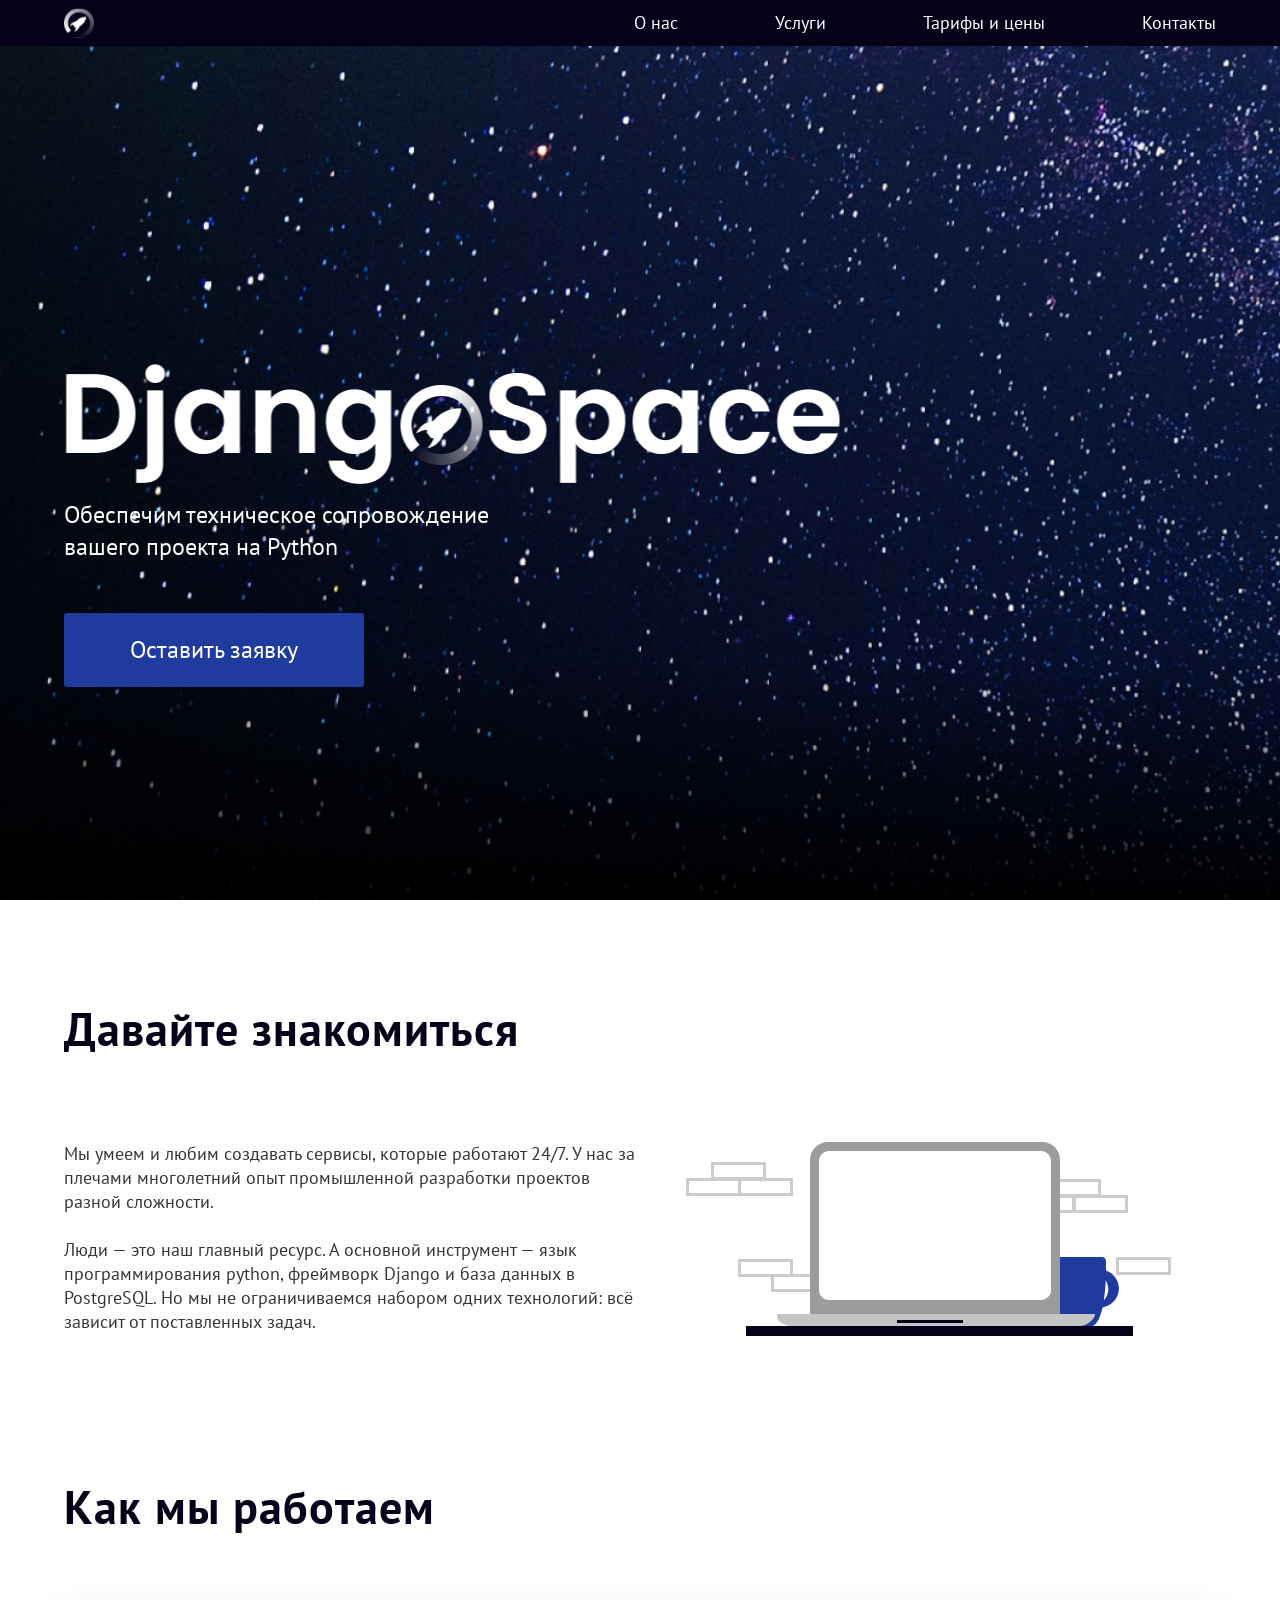
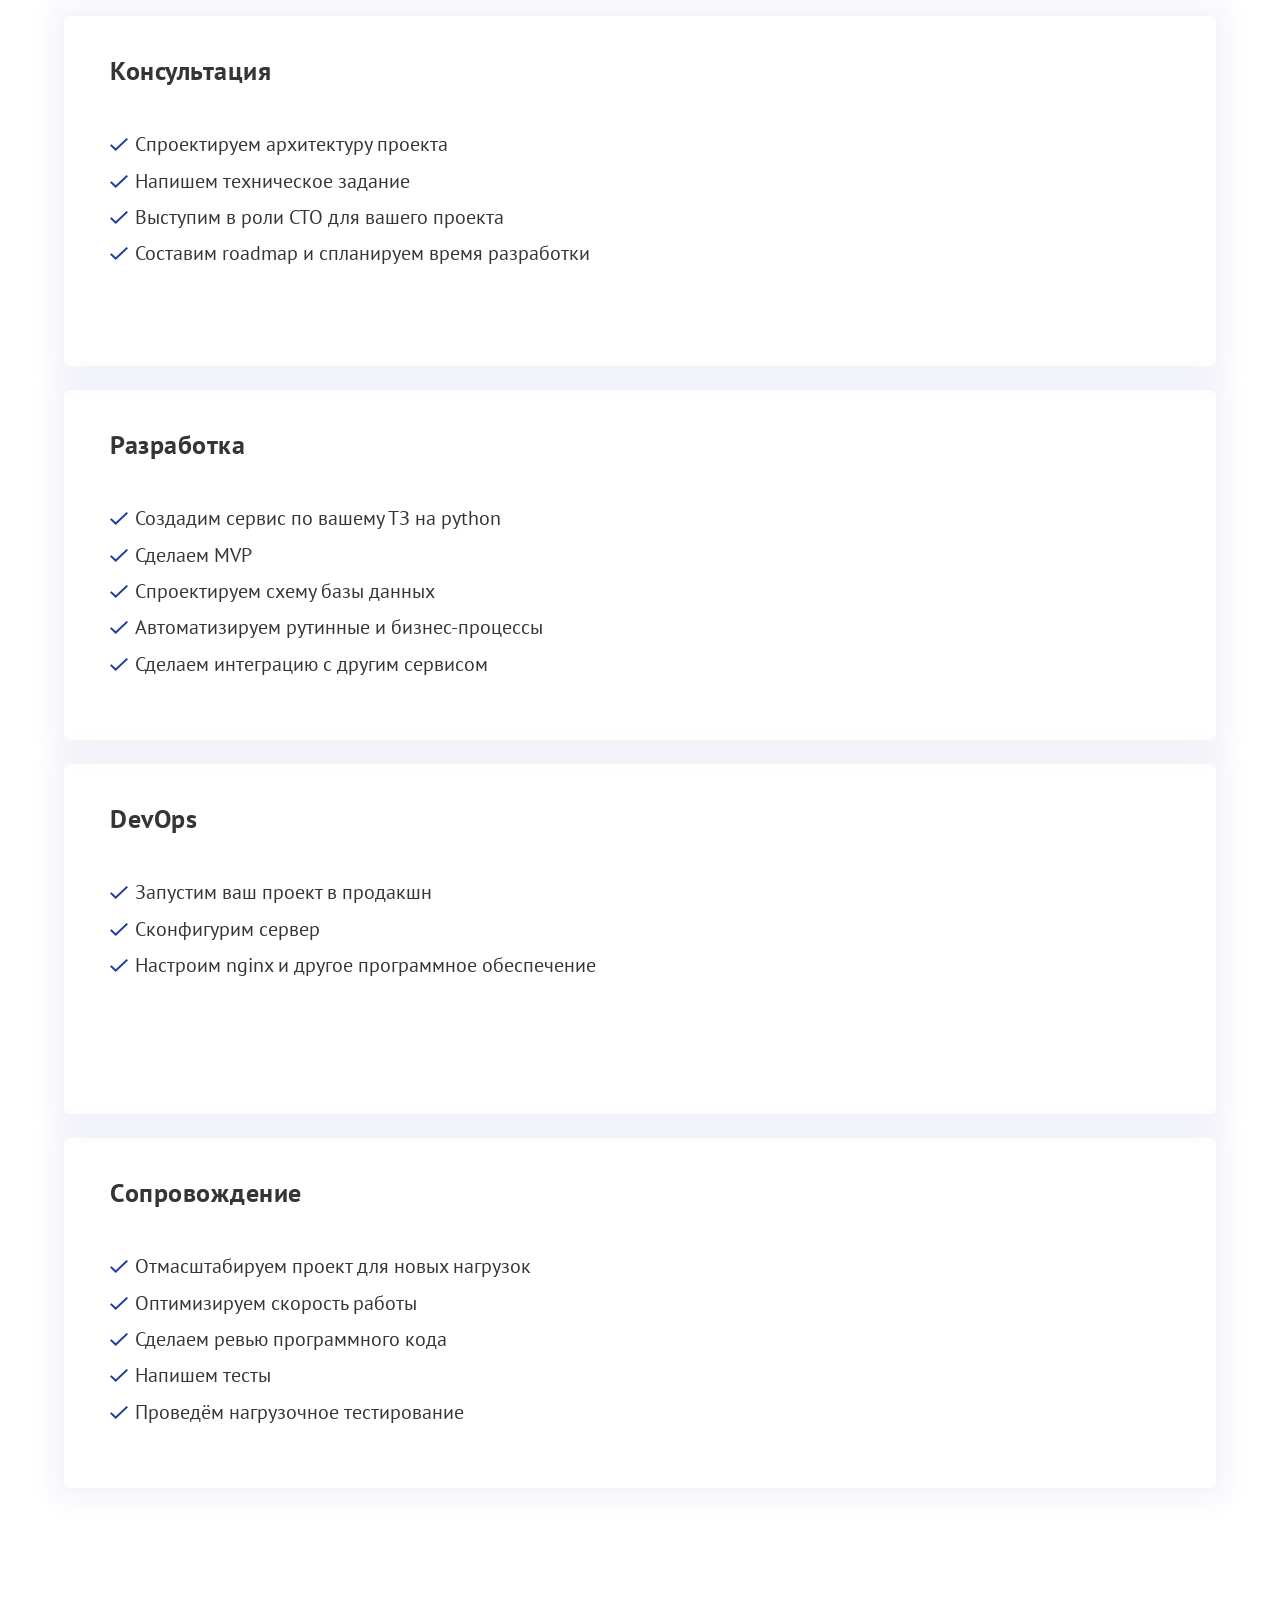
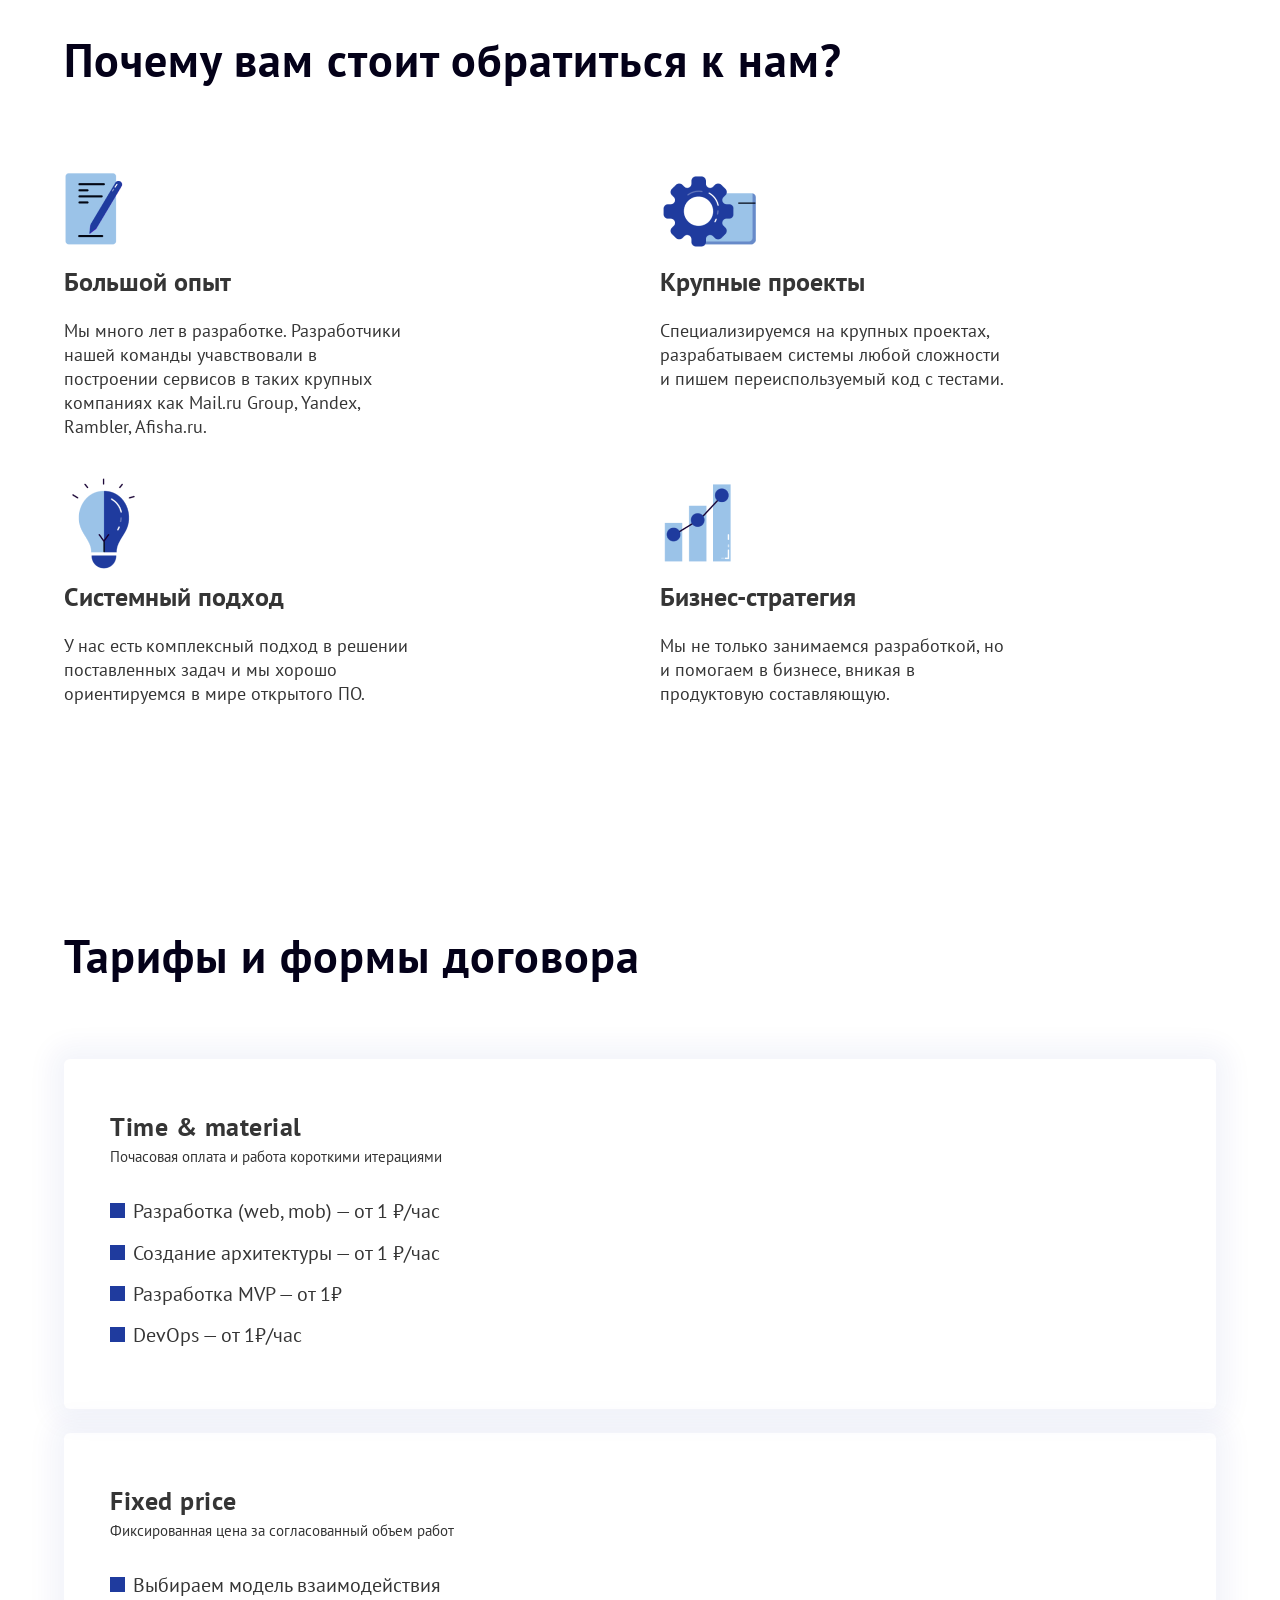
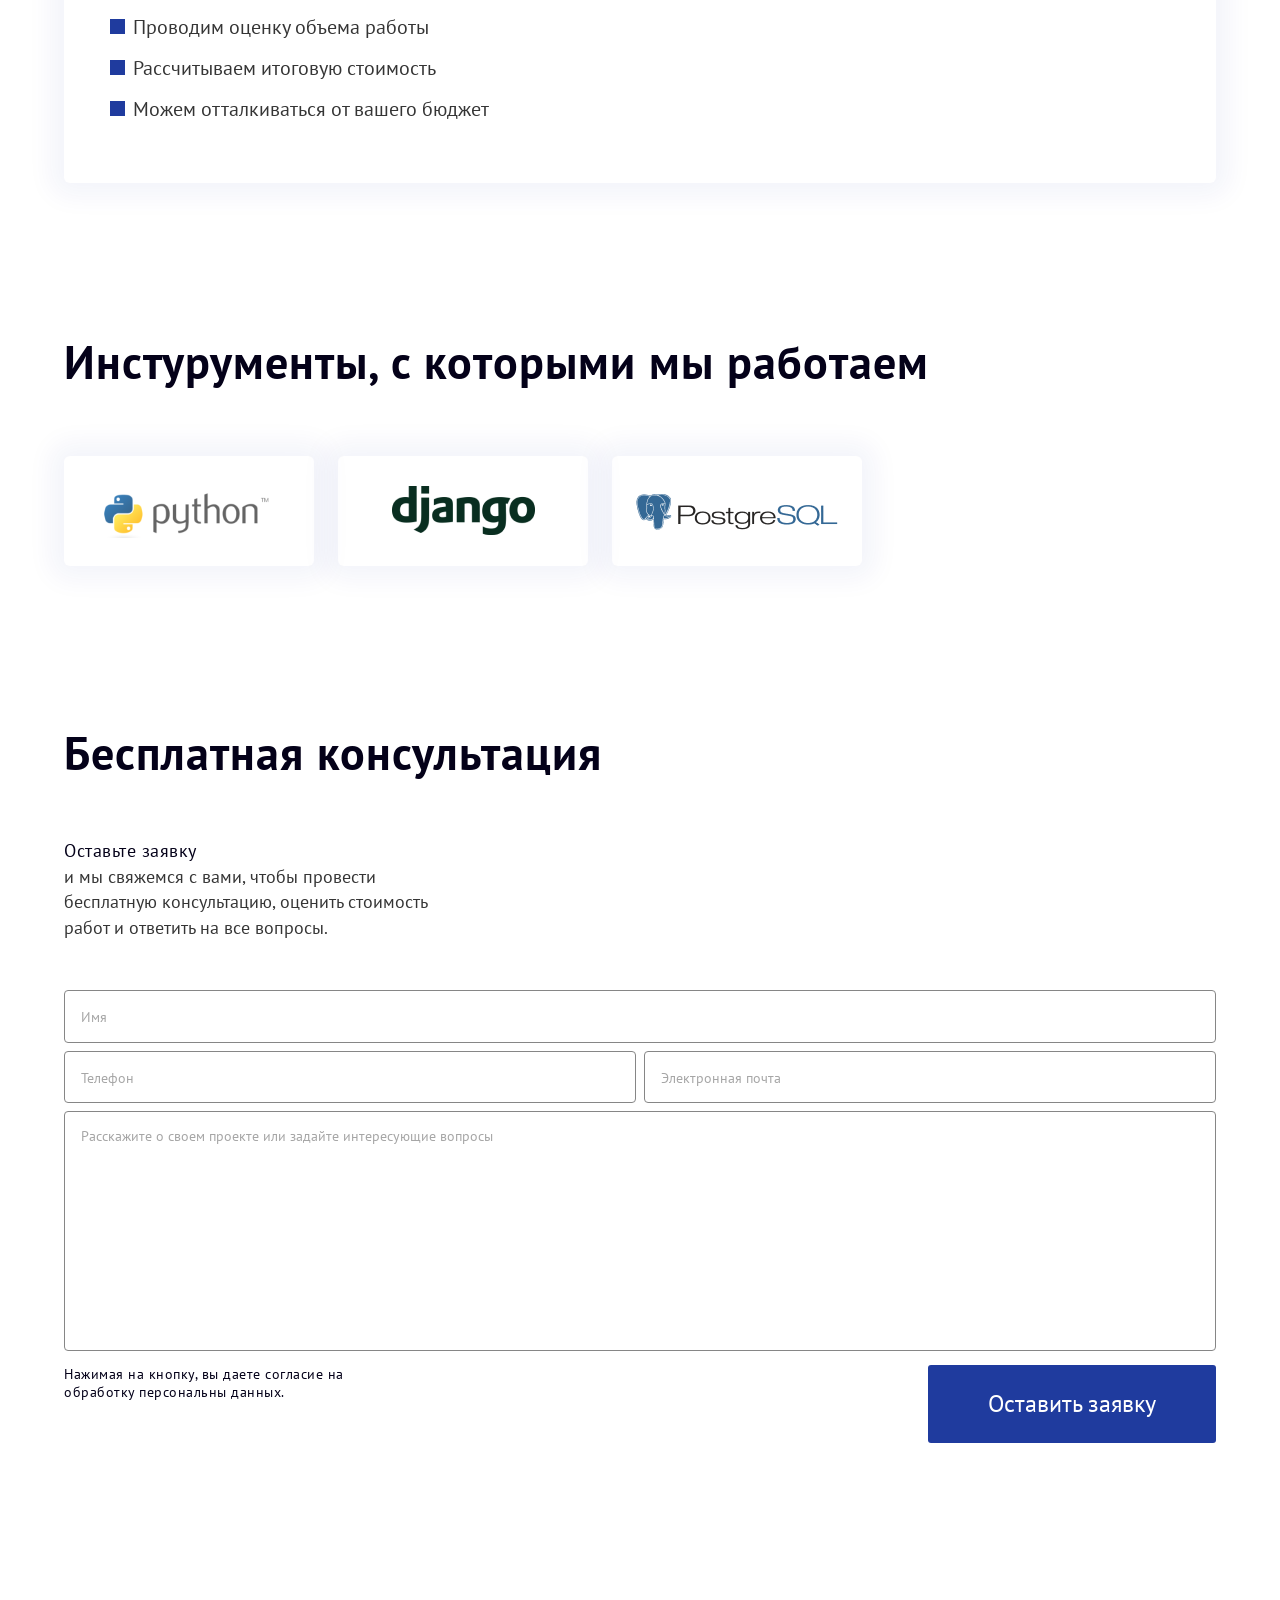
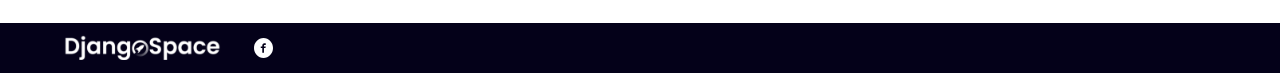
<file: index.html>
<!doctype html>
<html lang="en">
<head>
  <meta charset="UTF-8">
  <meta name="viewport"
        content="width=device-width, initial-scale=1.0">
  <meta http-equiv="X-UA-Compatible" content="ie=edge">
  <title>Document</title>
  <link rel="stylesheet" href="css/main.css">
</head>

<body>
<header class="header" id="header">
  <div class="header__container container">
    <a class="header__logo" href="#">
      <img class="header__svg" src="./img/svg/logo.svg" alt="Логотип">
    </a>
    <div class="header__nav">
      <nav class="navigation">
        <ul class="navigation__list">
          <li class="navigation__item">
            <a href="#a_welcome" class="navigation__link">О нас</a>
          </li>
          <li class="navigation__item">
            <a href="#a_how" class="navigation__link">Услуги</a>
          </li>
          <li class="navigation__item">
            <a href="#a_tariffs" class="navigation__link">Тарифы и цены</a>
          </li>
          <li class="navigation__item">
            <a href="#a_consultation" class="navigation__link">Контакты</a>
          </li>
        </ul>
      </nav>
    </div>
  </div>

</header>

<div class="hamburger">
  <div class="hamburger__icon">
    <span></span>
    <span></span>
    <span></span>
  </div>
  <nav class="hamburger__navigation">
    <ul class="hamburger__list">
      <li class="hamburger__item">
        <a href="#a_welcome" class="hamburger__link">О нас</a>
      </li>
      <li class="hamburger__item">
        <a href="#a_how" class="hamburger__link">Услуги</a>
      </li>
      <li class="hamburger__item">
        <a href="#a_tariffs" class="hamburger__link">Тарифы и цены</a>
      </li>
      <li class="hamburger__item">
        <a href="#a_consultation" class="hamburger__link">Контакты</a>
      </li>
    </ul>
  </nav>
</div>

<main class="main">
  <article class="front">
    <div class="front-container container">
      <div class="front__logo">
        <img class="front__img" src="./img/svg/nameLogo.svg" alt="Стилизованное имя компании">
      </div>
      <h1>Обеспечим техническое сопровождение вашего проекта на Python</h1>
      <div class="front__btn-wrap">
        <div class="front__btn btn">Оставить заявку</div>
      </div>
    </div>
  </article>

  <article class="welcome" id="a_welcome">
    <div class="welcome-container container">
      <h2 class="welcome__title title">Давайте знакомиться</h2>
      <div class="welcome__columns">
        <div class="welcome__columns-left">
          <p>
            Мы умеем и любим создавать сервисы, которые работают 24/7.
            У нас за плечами многолетний опыт промышленной разработки проектов разной сложности.
          </p>
          <p>
            Люди — это наш главный ресурс. А основной инструмент — язык программирования python, фреймворк Django и база
            данных
            в PostgreSQL. Но мы не ограничиваемся набором одних технологий:
            всё зависит от поставленных задач.
          </p>
        </div>
        <div class="welcome__columns-right">
          <picture>
            <source media="(min-width: 1020px)" srcset="./img/svg/notebook.svg">
            <img class="welcome__svg" src="" alt="Картинка секции">
          </picture>
        </div>
      </div>
    </div>
  </article>

  <article class="how" id="a_how">
    <div class="how-container container">
      <h2 class="how__title title">Как мы работаем</h2>
      <ul class="how__unit-list">
        <li class="how__unit-item">
          <div class="how__unit-wrap">
            <h3>Консультация</h3>
            <ul class="how__list">
              <li class="how__item">Спроектируем архитектуру проекта</li>
              <li class="how__item">Напишем техническое задание</li>
              <li class="how__item">Выступим в роли CTO для вашего проекта</li>
              <li class="how__item">Составим roadmap и спланируем время разработки</li>
            </ul>
          </div>
        </li>
        <li class="how__unit-item">
          <div class="how__unit-wrap">
            <h3>Разработка</h3>
            <ul class="how__list">
              <li class="how__item">Создадим сервис по вашему ТЗ на python</li>
              <li class="how__item">Сделаем MVP</li>
              <li class="how__item">Спроектируем схему базы данных</li>
              <li class="how__item">Автоматизируем рутинные и бизнес-процессы</li>
              <li class="how__item">Сделаем интеграцию с другим сервисом</li>
            </ul>
          </div>
        </li>
        <li class="how__unit-item">
          <div class="how__unit-wrap">
            <h3>DevOps</h3>
            <ul class="how__list">
              <li class="how__item">Запустим ваш проект в продакшн</li>
              <li class="how__item">Сконфигурим сервер</li>
              <li class="how__item">Настроим nginx и другое программное обеспечение</li>
            </ul>
          </div>
        </li>
        <li class="how__unit-item">
          <div class="how__unit-wrap">
            <h3>Сопровождение</h3>
            <ul class="how__list">
              <li class="how__item">Отмасштабируем проект для новых нагрузок</li>
              <li class="how__item">Оптимизируем скорость работы</li>
              <li class="how__item">Сделаем ревью программного кода</li>
              <li class="how__item">Напишем тесты</li>
              <li class="how__item">Проведём нагрузочное тестирование</li>
            </ul>
          </div>
        </li>
      </ul>
    </div>
  </article>

  <article class="why" id="a_why">
    <div class="why-container container">
      <div class="why__title title"></div>
      <ul class="why__list">
        <li class="why__item">
          <div class="why__logo">
            <img src="./img/icons/why1.png" alt="Описывающая картинка" class="why__img">
          </div>
          <h3>Большой опыт</h3>
          <p>Мы много лет в разработке.
            Разработчики нашей команды учавствовали в построении сервисов в таких крупных компаниях как Mail.ru Group,
            Yandex, Rambler, Afisha.ru.
          </p>
        </li>
        <li class="why__item">
          <div class="why__logo">
            <img src="./img/icons/why2.png" alt="Описывающая картинка" class="why__img">
          </div>
          <h3>Крупные проекты</h3>
          <p>Cпециализируемся
            на крупных проектах, разрабатываем системы любой сложности и пишем переиспользуемый
            код с тестами.</p>
        </li>
        <li class="why__item">
          <div class="why__logo">
            <img src="./img/icons/why3.png" alt="Описывающая картинка" class="why__img">
          </div>
          <h3>Системный подход</h3>
          <p>У нас есть комплексный подход в решении поставленных задач и мы хорошо ориентируемся
            в мире открытого ПО.</p>
        </li>
        <li class="why__item">
          <div class="why__logo">
            <img src="./img/icons/why4.png" alt="Описывающая картинка" class="why__img">
          </div>
          <h3>Бизнес-стратегия</h3>
          <p>Мы не только занимаемся разработкой, но и помогаем
            в бизнесе, вникая
            в продуктовую составляющую.</p>
        </li>
      </ul>
    </div>
  </article>

  <article class="tariffs" id="a_tariffs">
    <div class="tariffs-container container">
      <h2 class="tariffs__title title">Тарифы и формы договора</h2>
      <ul class="tariffs__unit-list">
        <li class="tariffs__unit-item">
          <div class="tariffs__unit-wrap">
            <h3>Time & material</h3>
            <p>Почасовая оплата и работа короткими итерациями</p>
            <ul class="tariffs__list">
              <li class="tariffs__item">Разработка (web, mob) — от 1 ₽/час</li>
              <li class="tariffs__item">Создание архитектуры — от 1 ₽/час</li>
              <li class="tariffs__item">Разработка MVP — от 1₽</li>
              <li class="tariffs__item">DevOps — от 1₽/час</li>
            </ul>
          </div>
        </li>
        <li class="tariffs__unit-item">
          <div class="tariffs__unit-wrap">
            <h3>Fixed price</h3>
            <p>Фиксированная цена за согласованный объем работ</p>
            <ul class="tariffs__list">
              <li class="tariffs__item">Выбираем модель взаимодействия</li>
              <li class="tariffs__item">Проводим оценку объема работы</li>
              <li class="tariffs__item">Рассчитываем итоговую стоимость</li>
              <li class="tariffs__item">Можем отталкиваться от вашего бюджет</li>
            </ul>
          </div>
        </li>
      </ul>
    </div>
  </article>

  <article class="tools">
    <div class="tools-container container">
      <h2 class="tools__title title">Инстурументы, с которыми мы работаем</h2>
      <ul class="tools__list">
        <li class="tools__item">
          <img src="./img/svg/python.svg" alt="Описывающая картинка" class="tools__img">
        </li>
        <li class="tools__item">
          <img src="./img/icons/django.png" alt="Описывающая картинка" class="tools__img">
        </li>
        <li class="tools__item">
          <img src="./img/icons/kisspng.png" alt="Описывающая картинка" class="tools__img">
        </li>
      </ul>
    </div>
  </article>

  <article class="consultation" id="a_consultation">
    <div class="consultation-container container">
      <h2 class="consultation__title title">Бесплатная консультация</h2>
      <div class="consultation__columns">
        <div class="consultation__left">
          <form action="#" class="form">
            <div class="form__row">
              <div class="form__wrap">
                <input type="text" class="form__input _req _name" placeholder="Имя" name="name">
                <div class="form__decorate">
                  <span></span>
                  <span></span>
                </div>
              </div>
            </div>
            <div class="form__row">
              <div class="form__wrap">
                <input type="text" class="form__input _req _tel" placeholder="Телефон" name="tel">
                <div class="form__decorate">
                  <span></span>
                  <span></span>
                </div>
              </div>
              <div class="form__wrap">
                <input type="text" class="form__input _req _email" placeholder="Электронная почта" name="email">
                <div class="form__decorate">
                  <span></span>
                  <span></span>
                </div>
              </div>
            </div>
            <div class="form__row">
              <div class="form__wrap">
                <textarea class="form__input _req _text form__input--textarea"
                          placeholder="Расскажите о своем проекте или задайте интересующие вопросы"
                          name="text"></textarea>
                <div class="form__decorate">
                  <span></span>
                  <span></span>
                </div>
              </div>
            </div>
            <div class="form__row">
              <h3>Нажимая на кнопку, вы даете согласие на обработку персональны данных.</h3>
              <button class="form__btn btn" type="submit">Оставить заявку</button>
            </div>
          </form>
        </div>
        <div class="consultation__right">
          <h3>Оставьте заявку </h3>
          <p>и мы свяжемся с вами, чтобы провести бесплатную консультацию,
            оценить стоимость работ и ответить
            на все вопросы.</p>
        </div>
      </div>
    </div>
  </article>
</main>

<footer class="footer">
  <div class="footer__container container">
    <a class="footer__name" href="#">
      <img class="footer__svg" src="./img/svg/nameLogo.svg" alt="Стилизованное имя компании">
    </a>
    <a class="footer__facebook" href="#">
      <img class="footer__svg" src="./img/svg/book.svg" alt="Лого Facebook">
    </a>
  </div>
</footer>

<div class="popup">
  <form action="#" class="popup__form">
    <div class="popup__wrap">
      <div class="popup__row">
        <img class="popup__svg" src="./img/svg/nameLogo.svg" alt="Стилизованное имя компании">
      </div>
      <div class="popup__row">
        <div class="popup__title">Оставте ваш номер телефона <br>и мы свяжемся с вами</div>
      </div>
      <div class="popup__row">
        <input type="text" class="popup__input _name" placeholder="Имя" name="name">
      </div>
      <div class="popup__row">
        <input type="text" class="popup__input _tel" placeholder="Телефон(обязательно)" name="tel">
      </div>
      <div class="popup__row">
        <button class="popup__btn btn" type="submit">Отправить</button>
      </div>
    </div>
    <div class="popup__close">
      <span></span>
      <span></span>
    </div>
  </form>
</div>

<div class="popupAnswer">
  <div class="popupAnswer__wrap">
    <div class="popupAnswer__title"></div>
  </div>
</div>

<script src="libs/jquery-3.6.0.min.js"></script>
<script src="libs/jquery.maskedinput.min.js"></script>
<script src="index.js"></script>

</body>
</html>
</file>
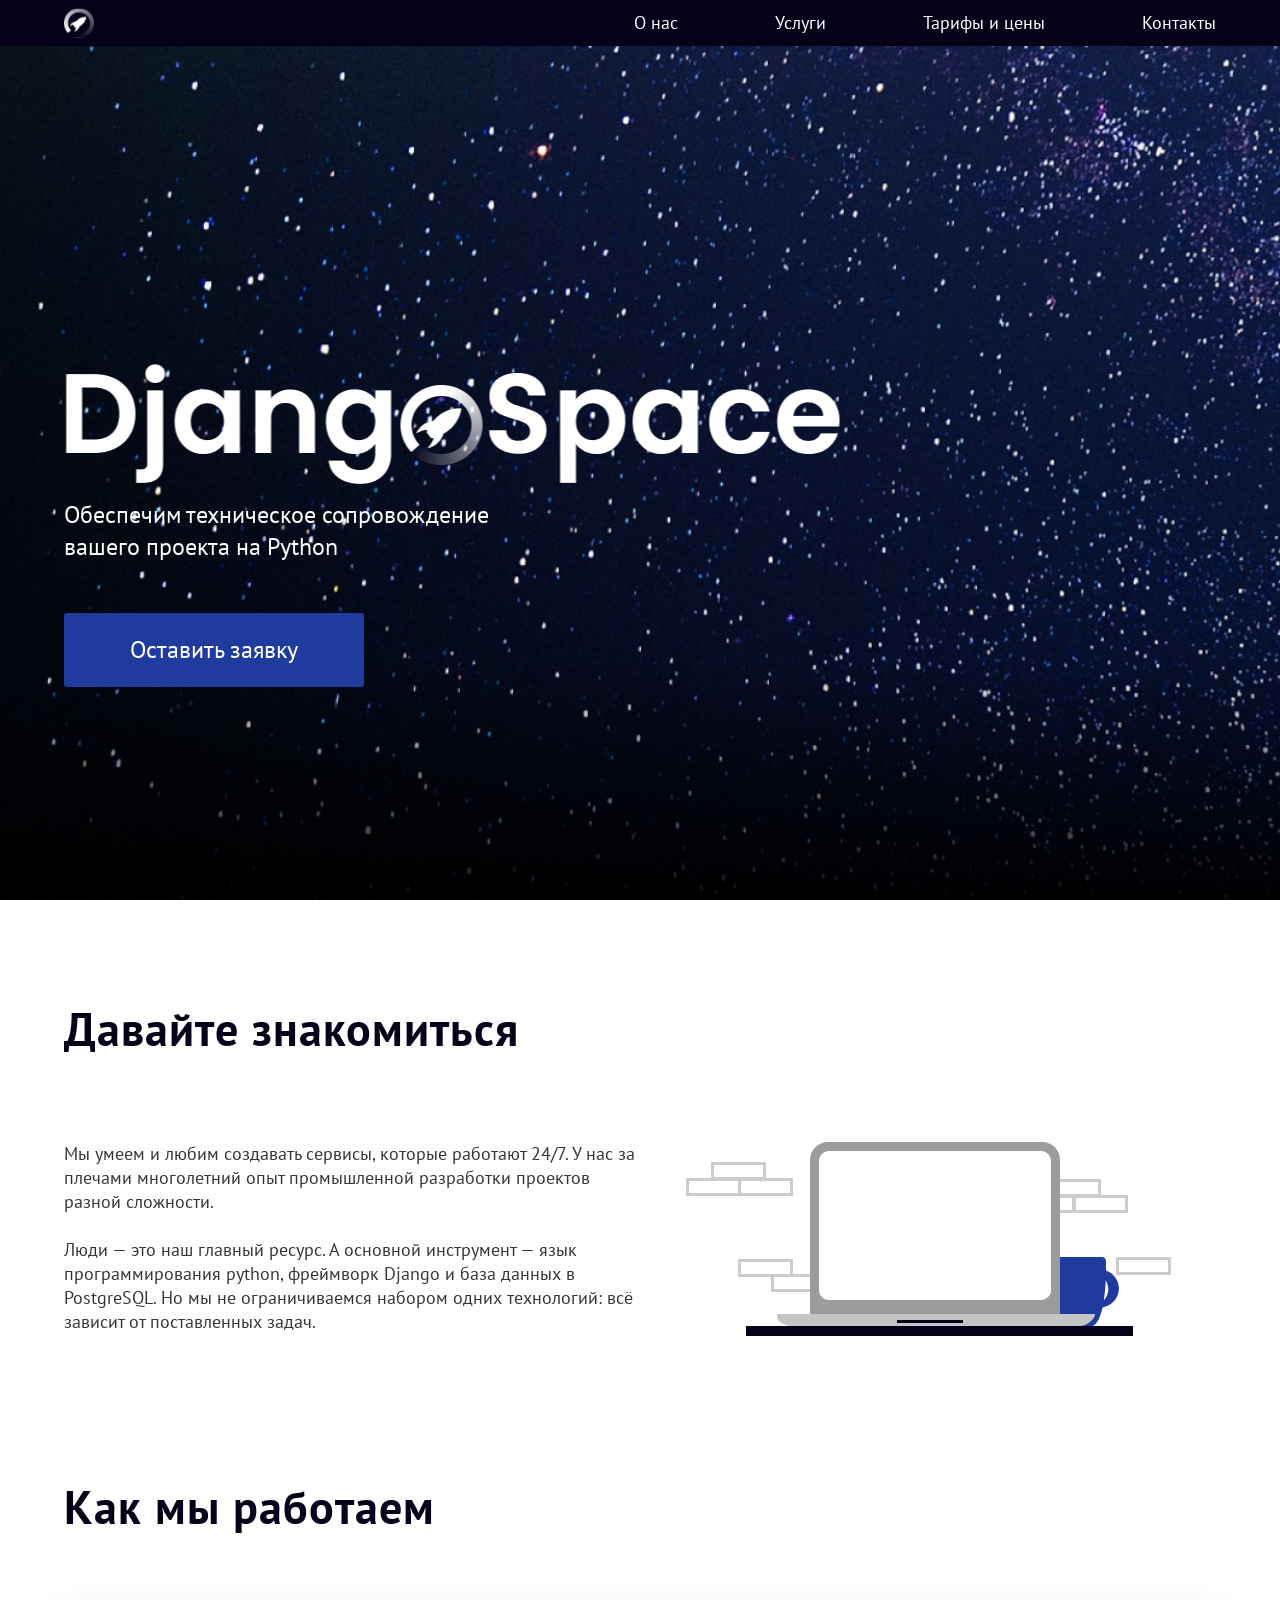
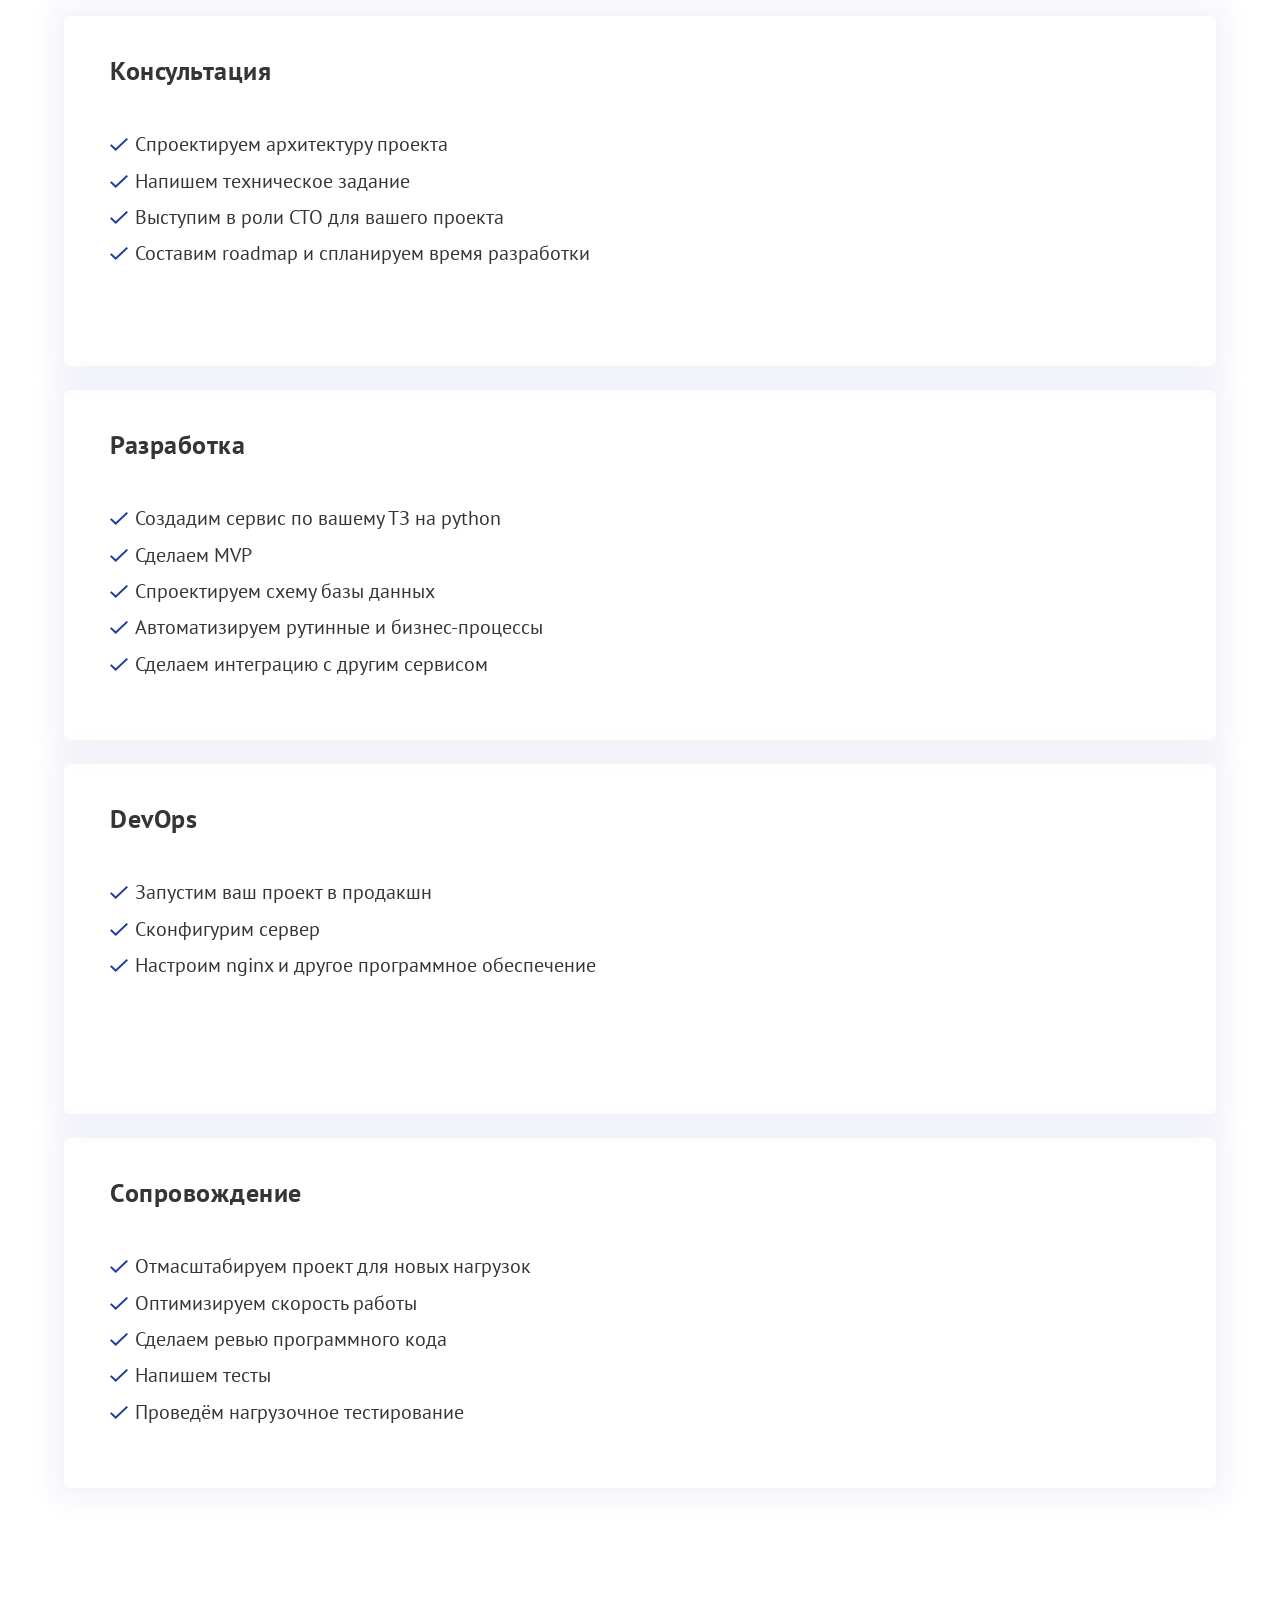
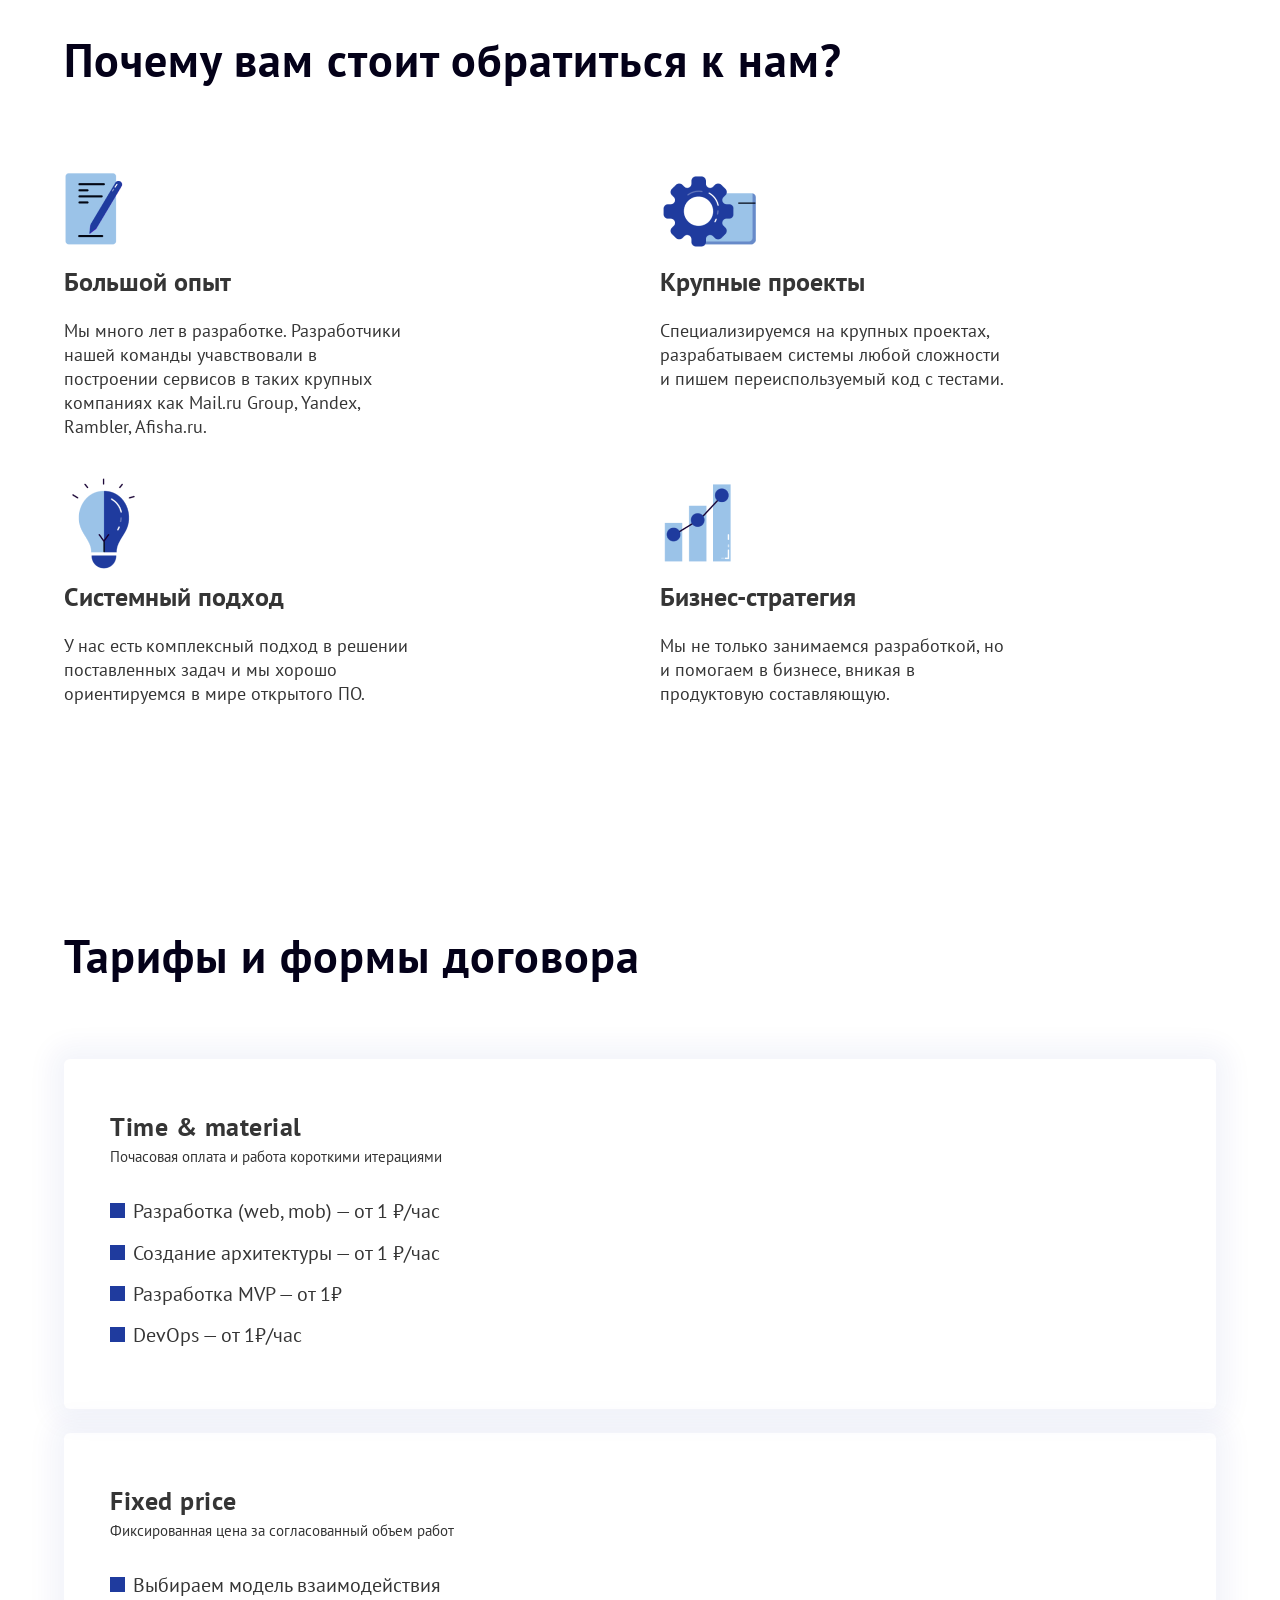
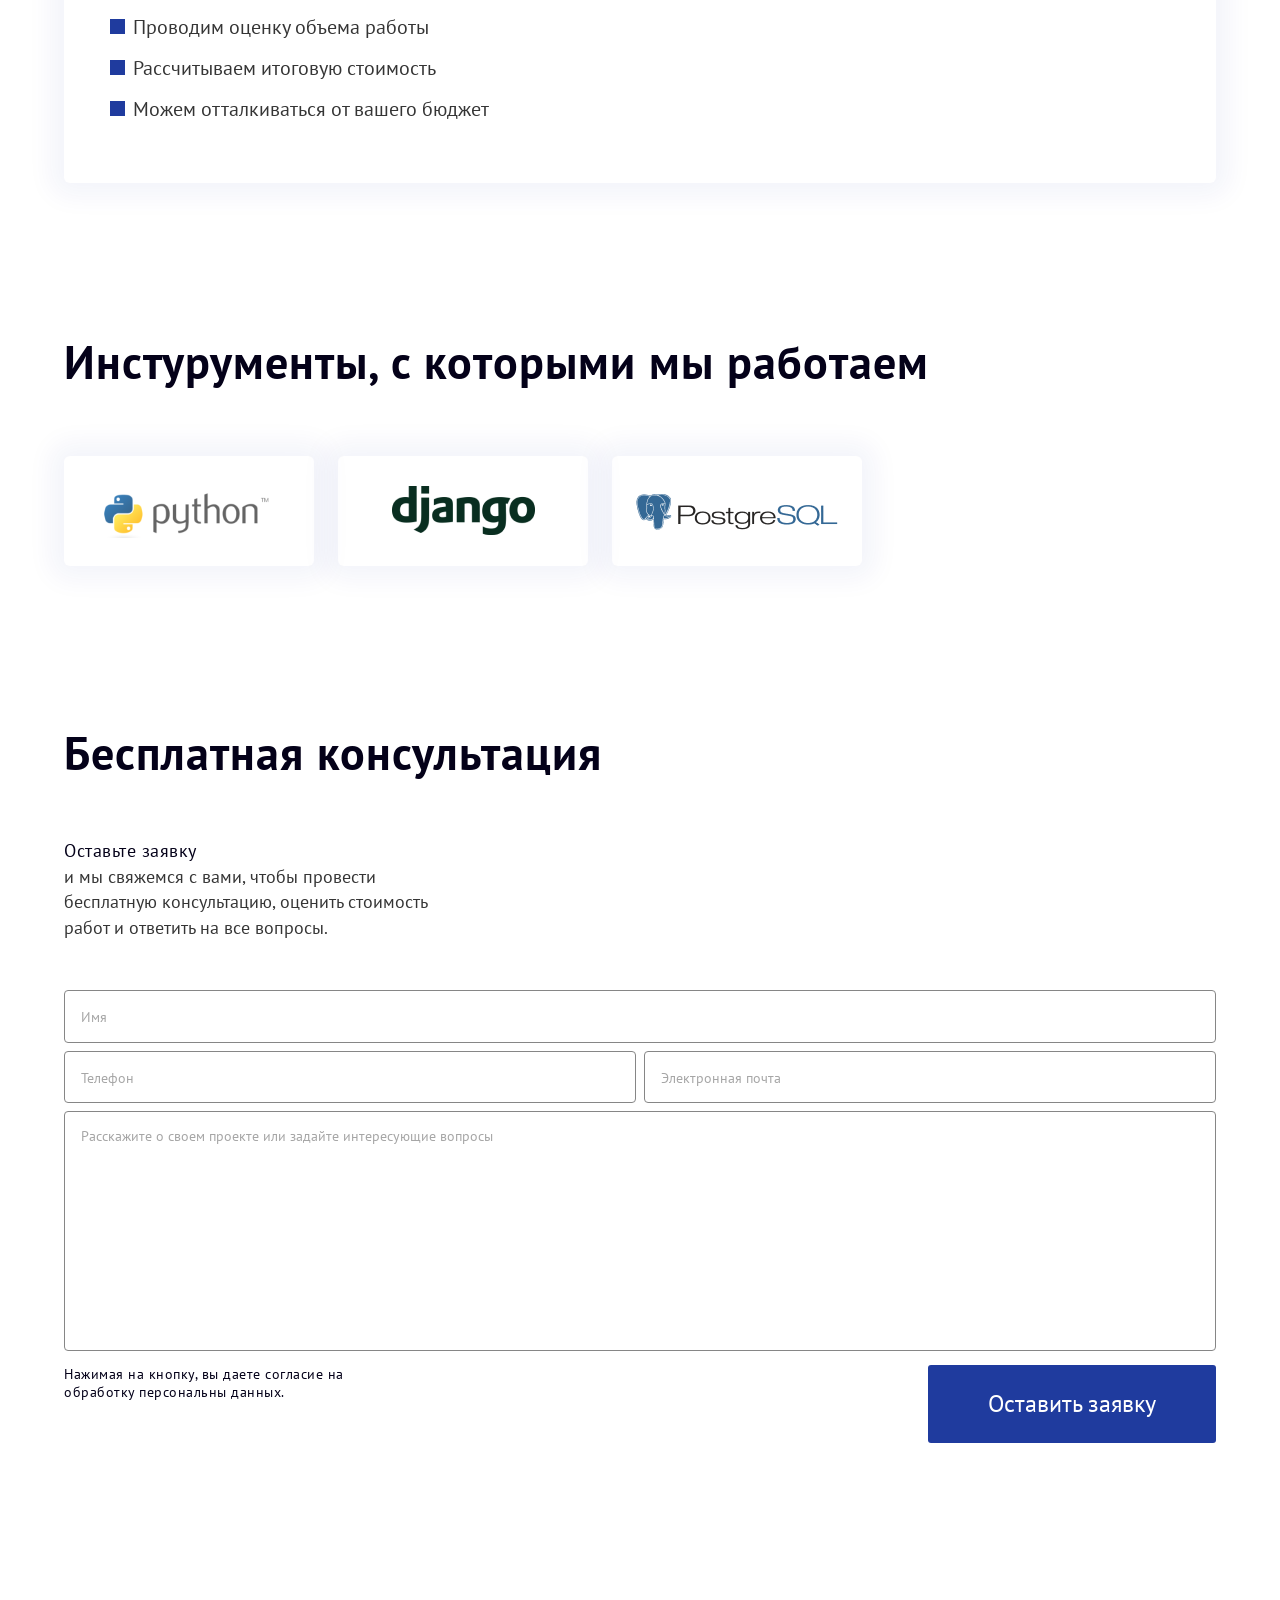
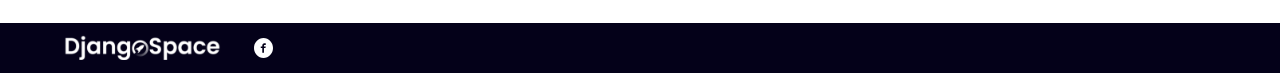
<file: imdex.html>
<!doctype html>
<html lang="en">
<head>
  <meta charset="UTF-8">
  <meta name="viewport"
        content="width=device-width, user-scalable=no, initial-scale=1.0, maximum-scale=1.0, minimum-scale=1.0">
  <meta http-equiv="X-UA-Compatible" content="ie=edge">
  <title>Document</title>
  <link rel="stylesheet" href="css/main.css">
</head>

<body>
<header class="header" id="header">
  <div class="header__container container">
    <a class="header__logo" href="#">
      <img class="header__svg" src="./img/svg/logo.svg" alt="Логотип">
    </a>
    <div class="header__nav">
      <nav class="navigation">
        <ul class="navigation__list">
          <li class="navigation__item">
            <a href="#a_welcome" class="navigation__link">О нас</a>
          </li>
          <li class="navigation__item">
            <a href="#a_how" class="navigation__link">Услуги</a>
          </li>
          <li class="navigation__item">
            <a href="#a_tariffs" class="navigation__link">Тарифы и цены</a>
          </li>
          <li class="navigation__item">
            <a href="#a_consultation" class="navigation__link">Контакты</a>
          </li>
        </ul>
      </nav>
    </div>
  </div>

</header>

<div class="hamburger">
  <div class="hamburger__icon">
    <span></span>
    <span></span>
    <span></span>
  </div>
  <nav class="hamburger__navigation">
    <ul class="hamburger__list">
      <li class="hamburger__item">
        <a href="#a_welcome" class="hamburger__link">О нас</a>
      </li>
      <li class="hamburger__item">
        <a href="#a_how" class="hamburger__link">Услуги</a>
      </li>
      <li class="hamburger__item">
        <a href="#a_tariffs" class="hamburger__link">Тарифы и цены</a>
      </li>
      <li class="hamburger__item">
        <a href="#a_consultation" class="hamburger__link">Контакты</a>
      </li>
    </ul>
  </nav>
</div>

<main class="main">
  <article class="front">
    <div class="front-container container">
      <div class="front__logo">
        <img class="front__img" src="./img/svg/nameLogo.svg" alt="Стилизованное имя компании">
      </div>
      <h1>Обеспечим техническое сопровождение вашего проекта на Python</h1>
      <div class="front__btn-wrap">
        <div class="front__btn btn">Оставить заявку</div>
      </div>
    </div>
  </article>

  <article class="welcome" id="a_welcome">
    <div class="welcome-container container">
      <div class="welcome__title title">Давайте знакомиться</div>
      <div class="welcome__columns">
        <div class="welcome__columns-left">
          <p>
            Мы умеем и любим создавать сервисы, которые работают 24/7.
            У нас за плечами многолетний опыт промышленной разработки проектов разной сложности.
          </p>
          <p>
            Люди — это наш главный ресурс. А основной инструмент — язык программирования python, фреймворк Django и база
            данных
            в PostgreSQL. Но мы не ограничиваемся набором одних технологий:
            всё зависит от поставленных задач.
          </p>
        </div>
        <div class="welcome__columns-right">
          <picture>
            <source media="(min-width: 1020px)" srcset="./img/svg/notebook.svg">
            <img class="welcome__svg" src="" alt="Картинка секции">
          </picture>
        </div>
      </div>
    </div>
  </article>

  <article class="how" id="a_how">
    <div class="how-container container">
      <div class="how__title title">Как мы работаем</div>
      <ul class="how__unit-list">
        <li class="how__unit-item">
          <div class="how__unit-wrap">
            <h3>Консультация</h3>
            <ul class="how__list">
              <li class="how__item">Спроектируем архитектуру проекта</li>
              <li class="how__item">Напишем техническое задание</li>
              <li class="how__item">Выступим в роли CTO для вашего проекта</li>
              <li class="how__item">Составим roadmap и спланируем время разработки</li>
            </ul>
          </div>
        </li>
        <li class="how__unit-item">
          <div class="how__unit-wrap">
            <h3>Разработка</h3>
            <ul class="how__list">
              <li class="how__item">Создадим сервис по вашему ТЗ на python</li>
              <li class="how__item">Сделаем MVP</li>
              <li class="how__item">Спроектируем схему базы данных</li>
              <li class="how__item">Автоматизируем рутинные и бизнес-процессы</li>
              <li class="how__item">Сделаем интеграцию с другим сервисом</li>
            </ul>
          </div>
        </li>
        <li class="how__unit-item">
          <div class="how__unit-wrap">
            <h3>DevOps</h3>
            <ul class="how__list">
              <li class="how__item">Запустим ваш проект в продакшн</li>
              <li class="how__item">Сконфигурим сервер</li>
              <li class="how__item">Настроим nginx и другое программное обеспечение</li>
            </ul>
          </div>
        </li>
        <li class="how__unit-item">
          <div class="how__unit-wrap">
            <h3>Сопровождение</h3>
            <ul class="how__list">
              <li class="how__item">Отмасштабируем проект для новых нагрузок</li>
              <li class="how__item">Оптимизируем скорость работы</li>
              <li class="how__item">Сделаем ревью программного кода</li>
              <li class="how__item">Напишем тесты</li>
              <li class="how__item">Проведём нагрузочное тестирование</li>
            </ul>
          </div>
        </li>
      </ul>
    </div>
  </article>

  <article class="why" id="a_why">
    <div class="why-container container">
      <div class="why__title title"></div>
      <ul class="why__list">
        <li class="why__item">
          <div class="why__logo">
            <img src="./img/icons/why1.png" alt="Описывающая картинка" class="why__img">
          </div>
          <h3>Большой опыт</h3>
          <p>Мы много лет в разработке.
            Разработчики нашей команды учавствовали в построении сервисов в таких крупных компаниях как Mail.ru Group,
            Yandex, Rambler, Afisha.ru.
          </p>
        </li>
        <li class="why__item">
          <div class="why__logo">
            <img src="./img/icons/why2.png" alt="Описывающая картинка" class="why__img">
          </div>
          <h3>Крупные проекты</h3>
          <p>Cпециализируемся
            на крупных проектах, разрабатываем системы любой сложности и пишем переиспользуемый
            код с тестами.</p>
        </li>
        <li class="why__item">
          <div class="why__logo">
            <img src="./img/icons/why3.png" alt="Описывающая картинка" class="why__img">
          </div>
          <h3>Системный подход</h3>
          <p>У нас есть комплексный подход в решении поставленных задач и мы хорошо ориентируемся
            в мире открытого ПО.</p>
        </li>
        <li class="why__item">
          <div class="why__logo">
            <img src="./img/icons/why4.png" alt="Описывающая картинка" class="why__img">
          </div>
          <h3>Бизнес-стратегия</h3>
          <p>Мы не только занимаемся разработкой, но и помогаем
            в бизнесе, вникая
            в продуктовую составляющую.</p>
        </li>
      </ul>
    </div>
  </article>

  <article class="tariffs" id="a_tariffs">
    <div class="tariffs-container container">
      <div class="tariffs__title title">Тарифы и формы договора</div>
      <ul class="tariffs__unit-list">
        <li class="tariffs__unit-item">
          <div class="tariffs__unit-wrap">
            <h3>Time & material</h3>
            <p>Почасовая оплата и работа короткими итерациями</p>
            <ul class="tariffs__list">
              <li class="tariffs__item">Разработка (web, mob) — от 1 ₽/час</li>
              <li class="tariffs__item">Создание архитектуры — от 1 ₽/час</li>
              <li class="tariffs__item">Разработка MVP — от 1₽</li>
              <li class="tariffs__item">DevOps — от 1₽/час</li>
            </ul>
          </div>
        </li>
        <li class="tariffs__unit-item">
          <div class="tariffs__unit-wrap">
            <h3>Fixed price</h3>
            <p>Фиксированная цена за согласованный объем работ</p>
            <ul class="tariffs__list">
              <li class="tariffs__item">Выбираем модель взаимодействия</li>
              <li class="tariffs__item">Проводим оценку объема работы</li>
              <li class="tariffs__item">Рассчитываем итоговую стоимость</li>
              <li class="tariffs__item">Можем отталкиваться от вашего бюджет</li>
            </ul>
          </div>
        </li>
      </ul>
    </div>
  </article>

  <article class="tools">
    <div class="tools-container container">
      <div class="tools__title title">Инстурументы, с которыми мы работаем</div>
      <ul class="tools__list">
        <li class="tools__item">
          <img src="./img/svg/python.svg" alt="Описывающая картинка" class="tools__img">
        </li>
        <li class="tools__item">
          <img src="./img/icons/django.png" alt="Описывающая картинка" class="tools__img">
        </li>
        <li class="tools__item">
          <img src="./img/icons/kisspng.png" alt="Описывающая картинка" class="tools__img">
        </li>
      </ul>
    </div>
  </article>

  <article class="consultation" id="a_consultation">
    <div class="consultation-container container">
      <div class="consultation__title title">Бесплатная консультация</div>
      <div class="consultation__columns">
        <div class="consultation__left">
          <form action="#" class="form">
            <div class="form__row">
              <div class="form__wrap">
                <input type="text" class="form__input _req _name" placeholder="Имя" name="name">
                <div class="form__decorate"></div>
              </div>
            </div>
            <div class="form__row">
              <div class="form__wrap">
                <input type="text" class="form__input _req _tel" placeholder="Телефон" name="tel">
                <div class="form__decorate"></div>
              </div>
              <div class="form__wrap">
                <input type="text" class="form__input _req _email" placeholder="Электронная почта" name="email">
                <div class="form__decorate"></div>
              </div>
            </div>
            <div class="form__row">
              <div class="form__wrap">
                <textarea class="form__input _req _text form__input--textarea"
                          placeholder="Расскажите о своем проекте или задайте интересующие вопросы"
                          name="text"></textarea>
                <div class="form__decorate"></div>
              </div>
            </div>
            <div class="form__row">
              <h3>Нажимая на кнопку, вы даете согласие на обработку персональны данных.</h3>
              <button class="form__btn btn" type="submit">Оставить заявку</button>
            </div>
          </form>
        </div>
        <div class="consultation__right">
          <h3>Оставьте заявку </h3>
          <p>и мы свяжемся с вами, чтобы провести бесплатную консультацию,
            оценить стоимость работ и ответить
            на все вопросы.</p>
        </div>
      </div>
    </div>
  </article>
</main>

<footer class="footer">
  <div class="footer__container container">
    <a class="footer__name" href="#">
      <img class="footer__svg" src="./img/svg/nameLogo.svg" alt="Стилизованное имя компании">
    </a>
    <a class="footer__facebook" href="#">
      <img class="footer__svg" src="./img/svg/book.svg" alt="Лого Facebook">
    </a>
  </div>
</footer>

<div class="popup">
  <form action="#" class="popup__form">
    <div class="popup__wrap">
      <div class="popup__row">
        <img class="popup__svg" src="./img/svg/nameLogo.svg" alt="Стилизованное имя компании">
      </div>
      <div class="popup__row">
        <div class="popup__title">Оставте ваш номер телефона <br>и мы свяжемся с вами</div>
      </div>
      <div class="popup__row">
        <input type="text" class="popup__input _name" placeholder="Имя" name="name">
      </div>
      <div class="popup__row">
        <input type="text" class="popup__input _tel" placeholder="Телефон(обязательно)" name="tel">
      </div>
      <div class="popup__row">
        <button class="popup__btn btn" type="submit">Отправить</button>
      </div>
    </div>
    <div class="popup__close"></div>
  </form>
</div>

<div class="popupAnswer">
  <div class="popupAnswer__wrap">
    <div class="popupAnswer__title"></div>
  </div>
</div>

<script src="libs/jquery-3.6.0.min.js"></script>
<script src="libs/jquery.maskedinput.min.js"></script>
<script src="index.js"></script>

</body>
</html>
</file>
<file: css/main.css>
/*! normalize.css v8.0.1 | MIT License | github.com/necolas/normalize.css */
/* Document
   ========================================================================== */
/**
 * 1. Correct the line height in all browsers.
 * 2. Prevent adjustments of font size after orientation changes in iOS.
 */
@import url("https://fonts.googleapis.com/css2?family=Open+Sans:wght@400;600&display=swap");
@import url("https://fonts.googleapis.com/css2?family=PT+Sans:wght@400;700&display=swap");
html {
  line-height: 1.15;
  /* 1 */
  -webkit-text-size-adjust: 100%;
  /* 2 */ }

/* Sections
     ========================================================================== */
/**
   * Remove the margin in all browsers.
   */
body {
  margin: 0; }

/**
   * Render the `main` element consistently in IE.
   */
main {
  display: block; }

/**
   * Correct the font size and margin on `h1` elements within `section` and
   * `article` contexts in Chrome, Firefox, and Safari.
   */
h1 {
  font-size: 2em;
  margin: 0.67em 0; }

/* Grouping content
     ========================================================================== */
/**
   * 1. Add the correct box sizing in Firefox.
   * 2. Show the overflow in Edge and IE.
   */
hr {
  -webkit-box-sizing: content-box;
  box-sizing: content-box;
  /* 1 */
  height: 0;
  /* 1 */
  overflow: visible;
  /* 2 */ }

/**
   * 1. Correct the inheritance and scaling of font size in all browsers.
   * 2. Correct the odd `em` font sizing in all browsers.
   */
pre {
  font-family: monospace, monospace;
  /* 1 */
  font-size: 1em;
  /* 2 */ }

/* Text-level semantics
     ========================================================================== */
/**
   * Remove the gray background on active links in IE 10.
   */
a {
  background-color: transparent; }

/**
   * 1. Remove the bottom border in Chrome 57-
   * 2. Add the correct text decoration in Chrome, Edge, IE, Opera, and Safari.
   */
abbr[title] {
  border-bottom: none;
  /* 1 */
  text-decoration: underline;
  /* 2 */
  -webkit-text-decoration: underline dotted;
  text-decoration: underline dotted;
  /* 2 */ }

/**
   * Add the correct font weight in Chrome, Edge, and Safari.
   */
b,
strong {
  font-weight: bolder; }

/**
   * 1. Correct the inheritance and scaling of font size in all browsers.
   * 2. Correct the odd `em` font sizing in all browsers.
   */
code,
kbd,
samp {
  font-family: monospace, monospace;
  /* 1 */
  font-size: 1em;
  /* 2 */ }

/**
   * Add the correct font size in all browsers.
   */
small {
  font-size: 80%; }

/**
   * Prevent `sub` and `sup` elements from affecting the line height in
   * all browsers.
   */
sub,
sup {
  font-size: 75%;
  line-height: 0;
  position: relative;
  vertical-align: baseline; }

sub {
  bottom: -0.25em; }

sup {
  top: -0.5em; }

/* Embedded content
     ========================================================================== */
/**
   * Remove the border on images inside links in IE 10.
   */
img {
  border-style: none; }

/* Forms
     ========================================================================== */
/**
   * 1. Change the font styles in all browsers.
   * 2. Remove the margin in Firefox and Safari.
   */
button,
input,
optgroup,
select,
textarea {
  font-family: inherit;
  /* 1 */
  font-size: 100%;
  /* 1 */
  line-height: 1.15;
  /* 1 */
  margin: 0;
  /* 2 */ }

/**
   * Show the overflow in IE.
   * 1. Show the overflow in Edge.
   */
button,
input {
  /* 1 */
  overflow: visible; }

/**
   * Remove the inheritance of text transform in Edge, Firefox, and IE.
   * 1. Remove the inheritance of text transform in Firefox.
   */
button,
select {
  /* 1 */
  text-transform: none; }

/**
   * Correct the inability to style clickable types in iOS and Safari.
   */
button,
[type="button"],
[type="reset"],
[type="submit"] {
  -webkit-appearance: button; }

/**
   * Remove the inner border and padding in Firefox.
   */
button::-moz-focus-inner,
[type="button"]::-moz-focus-inner,
[type="reset"]::-moz-focus-inner,
[type="submit"]::-moz-focus-inner {
  border-style: none;
  padding: 0; }

/**
   * Restore the focus styles unset by the previous rule.
   */
button:-moz-focusring,
[type="button"]:-moz-focusring,
[type="reset"]:-moz-focusring,
[type="submit"]:-moz-focusring {
  outline: 1px dotted ButtonText; }

/**
   * Correct the padding in Firefox.
   */
fieldset {
  padding: 0.35em 0.75em 0.625em; }

/**
   * 1. Correct the text wrapping in Edge and IE.
   * 2. Correct the color inheritance from `fieldset` elements in IE.
   * 3. Remove the padding so developers are not caught out when they zero out
   *    `fieldset` elements in all browsers.
   */
legend {
  -webkit-box-sizing: border-box;
  box-sizing: border-box;
  /* 1 */
  color: inherit;
  /* 2 */
  display: table;
  /* 1 */
  max-width: 100%;
  /* 1 */
  padding: 0;
  /* 3 */
  white-space: normal;
  /* 1 */ }

/**
   * Add the correct vertical alignment in Chrome, Firefox, and Opera.
   */
progress {
  vertical-align: baseline; }

/**
   * Remove the default vertical scrollbar in IE 10+.
   */
textarea {
  overflow: auto; }

/**
   * 1. Add the correct box sizing in IE 10.
   * 2. Remove the padding in IE 10.
   */
[type="checkbox"],
[type="radio"] {
  -webkit-box-sizing: border-box;
  box-sizing: border-box;
  /* 1 */
  padding: 0;
  /* 2 */ }

/**
   * Correct the cursor style of increment and decrement buttons in Chrome.
   */
[type="number"]::-webkit-inner-spin-button,
[type="number"]::-webkit-outer-spin-button {
  height: auto; }

/**
   * 1. Correct the odd appearance in Chrome and Safari.
   * 2. Correct the outline style in Safari.
   */
[type="search"] {
  -webkit-appearance: textfield;
  /* 1 */
  outline-offset: -2px;
  /* 2 */ }

/**
   * Remove the inner padding in Chrome and Safari on macOS.
   */
[type="search"]::-webkit-search-decoration {
  -webkit-appearance: none; }

/**
   * 1. Correct the inability to style clickable types in iOS and Safari.
   * 2. Change font properties to `inherit` in Safari.
   */
::-webkit-file-upload-button {
  -webkit-appearance: button;
  /* 1 */
  font: inherit;
  /* 2 */ }

/* Interactive
     ========================================================================== */
/*
   * Add the correct display in Edge, IE 10+, and Firefox.
   */
details {
  display: block; }

/*
   * Add the correct display in all browsers.
   */
summary {
  display: list-item; }

/* Misc
     ========================================================================== */
/**
   * Add the correct display in IE 10+.
   */
template {
  display: none; }

/**
   * Add the correct display in IE 10.
   */
[hidden] {
  display: none; }

* {
  font-family: 'PT Sans', sans-serif; }

html {
  font-size: 16px; }

body,
html {
  height: 100%;
  position: relative; }

body {
  line-height: 1.42;
  color: black;
  -webkit-font-smoothing: antialiased;
  -moz-osx-font-smoothing: grayscale; }

h1,
h2,
h3,
h4,
h5,
h6,
p {
  margin: 0;
  font-weight: normal; }

table {
  border-collapse: collapse;
  border-spacing: 0; }

ul {
  margin: 0;
  padding: 0; }
  ul li {
    list-style: none; }

a {
  text-decoration: none; }

p {
  padding: 0;
  margin: 0; }

* {
  -webkit-box-sizing: border-box;
  box-sizing: border-box; }

address {
  font-style: normal; }

button {
  border: none;
  background: transparent;
  cursor: pointer; }

.container {
  margin: 0 auto;
  max-width: 1240px;
  width: 90%; }
  @media screen and (max-width: 768px) {
    .container {
      max-width: 600px; } }
  @media screen and (max-width: 320px) {
    .container {
      max-width: 280px; } }

input, textarea, select {
  -webkit-appearance: none; }

.title {
  font-style: normal;
  font-weight: bold;
  font-size: 2.875rem;
  color: #040119;
  margin-bottom: 5rem;
  letter-spacing: 0.0625rem; }
  @media screen and (max-width: 768px) {
    .title {
      font-size: 2.5rem;
      line-height: 2.375rem; } }
  @media screen and (max-width: 480px) {
    .title {
      font-size: 1.875rem;
      line-height: 2.125rem;
      letter-spacing: 0.03125rem; } }
  @media screen and (max-width: 320px) {
    .title {
      font-size: 1.625rem;
      line-height: 1.75rem; } }

.btn {
  white-space: nowrap;
  color: #FFF;
  font-weight: normal;
  display: block;
  background-color: #1F3B9E;
  border-radius: 0.1875rem;
  -webkit-transition: .5s;
  -o-transition: .5s;
  transition: .5s;
  font-size: 1.5rem;
  padding: 1.25rem 4.125rem; }
  @media screen and (max-width: 768px) {
    .btn {
      font-size: 0.875rem;
      padding: 0.875rem 1.875rem; } }
  @media screen and (max-width: 480px) {
    .btn {
      font-size: 1.125rem;
      width: 100%;
      text-align: center; } }
  .btn:hover {
    background-color: #254CD4;
    -webkit-box-shadow: 0 0 27px 13px rgba(0, 34, 155, 0.05);
    box-shadow: 0 0 27px 13px rgba(0, 34, 155, 0.05); }

.header {
  background-color: #040119;
  position: fixed;
  z-index: 50;
  top: 0;
  width: 100%; }
  @media screen and (max-width: 480px) {
    .header {
      display: none; } }

.header__container {
  display: -webkit-box;
  display: -ms-flexbox;
  display: flex;
  -webkit-box-pack: justify;
  -ms-flex-pack: justify;
  justify-content: space-between;
  -webkit-box-align: center;
  -ms-flex-align: center;
  align-items: center; }

.header__nav {
  padding: 0.625rem 0; }
  @media screen and (max-width: 768px) {
    .header__nav {
      padding: 0.375rem 0; } }

.header__logo {
  cursor: pointer;
  display: -webkit-box;
  display: -ms-flexbox;
  display: flex;
  -webkit-box-pack: center;
  -ms-flex-pack: center;
  justify-content: center;
  -webkit-box-align: center;
  -ms-flex-align: center;
  align-items: center;
  width: 1.875rem;
  height: 1.875rem; }
  @media screen and (max-width: 768px) {
    .header__logo {
      width: 0.9375rem;
      height: 0.9375rem; } }

.header__svg {
  width: 100%;
  height: 100%; }

.navigation__link {
  color: #FFF;
  font-weight: normal;
  font-size: 1.125rem; }
  @media screen and (max-width: 768px) {
    .navigation__link {
      font-size: 0.75rem; } }

.navigation__list {
  display: -webkit-box;
  display: -ms-flexbox;
  display: flex; }

.navigation__item {
  margin-right: 6.0625rem;
  position: relative; }
  @media screen and (max-width: 768px) {
    .navigation__item {
      margin-right: 2.3125rem; } }
  .navigation__item:after {
    content: '';
    display: block;
    position: absolute;
    left: 0;
    width: 0;
    height: 0.125rem;
    background-color: #FFF;
    -webkit-transition: width .3s ease-out;
    -o-transition: width .3s ease-out;
    transition: width .3s ease-out; }
  .navigation__item:hover:after {
    width: 100%; }

.navigation__item:last-child {
  margin-right: 0; }

.front {
  display: -webkit-box;
  display: -ms-flexbox;
  display: flex;
  -webkit-box-align: center;
  -ms-flex-align: center;
  align-items: center;
  min-height: 100vh;
  background-image: url("../img/bg/back-main.png");
  background-size: cover;
  background-repeat: no-repeat;
  margin-bottom: 6.0625rem; }
  @media screen and (max-width: 480px) {
    .front {
      margin-bottom: 3.4375rem; } }
  .front h1 {
    font-weight: normal;
    color: #FFF;
    margin-bottom: 3.125rem;
    font-size: 1.5rem;
    line-height: 2rem;
    max-width: 31.25rem; }
    @media screen and (max-width: 768px) {
      .front h1 {
        font-size: 1.125rem;
        line-height: 1.25rem;
        max-width: 21.875rem;
        margin-bottom: 1.875rem; } }
    @media screen and (max-width: 480px) {
      .front h1 {
        margin-bottom: 2.5rem;
        margin-left: 0.625rem; } }
    @media screen and (max-width: 320px) {
      .front h1 {
        font-size: 1rem;
        max-width: 12.5rem; } }

.front__btn-wrap {
  display: -webkit-box;
  display: -ms-flexbox;
  display: flex; }

.front__logo {
  margin-bottom: 0.625rem;
  margin-left: -0.5%;
  max-width: 49.375rem; }
  @media screen and (max-width: 1024px) {
    .front__logo {
      max-width: 37.5rem; } }
  @media screen and (max-width: 768px) {
    .front__logo {
      max-width: 25rem;
      margin-bottom: 1.5625rem; } }
  @media screen and (max-width: 480px) {
    .front__logo {
      margin-bottom: 3.5625rem;
      margin-left: 0.625rem; } }
  @media screen and (max-width: 320px) {
    .front__logo {
      max-width: 260px; } }

.front__img {
  width: 100%; }

.front-container {
  margin-top: 9.0625rem; }
  @media screen and (max-width: 768px) {
    .front-container {
      margin-top: 0.625rem; } }

.front__btn {
  cursor: pointer; }
  @media screen and (max-width: 480px) {
    .front__btn {
      padding: 0.625rem 0; } }

.welcome {
  margin-bottom: 8.3125rem; }
  @media screen and (max-width: 768px) {
    .welcome {
      margin-bottom: 5.8125rem; } }
  @media screen and (max-width: 480px) {
    .welcome {
      margin-bottom: 2rem; } }

.welcome__columns {
  display: -webkit-box;
  display: -ms-flexbox;
  display: flex;
  -webkit-box-orient: horizontal;
  -webkit-box-direction: normal;
  -ms-flex-direction: row;
  flex-direction: row;
  -webkit-box-pack: justify;
  -ms-flex-pack: justify;
  justify-content: space-between; }

.welcome__columns-left {
  color: #353535;
  font-weight: normal;
  font-size: 1.125rem;
  line-height: 1.5rem;
  -webkit-box-flex: 1;
  -ms-flex: 1;
  flex: 1; }
  @media screen and (max-width: 1024px) {
    .welcome__columns-left {
      max-width: 43.75rem; } }
  @media screen and (max-width: 768px) {
    .welcome__columns-left {
      font-size: 1rem;
      max-width: 500px; } }
  @media screen and (max-width: 320px) {
    .welcome__columns-left {
      font-size: 0.875rem;
      line-height: 1.125rem;
      max-width: 100%; } }
  .welcome__columns-left p:first-child {
    margin-bottom: 1.5rem; }
    @media screen and (max-width: 480px) {
      .welcome__columns-left p:first-child {
        margin-bottom: 1.125rem; } }

.welcome__columns-right {
  -webkit-box-flex: 1;
  -ms-flex: 1;
  flex: 1;
  display: -webkit-box;
  display: -ms-flexbox;
  display: flex;
  -webkit-box-align: center;
  -ms-flex-align: center;
  align-items: center;
  -webkit-box-pack: center;
  -ms-flex-pack: center;
  justify-content: center; }
  @media screen and (max-width: 1024px) {
    .welcome__columns-right {
      display: none; } }

.welcome__title {
  margin-bottom: 5rem; }
  @media screen and (max-width: 768px) {
    .welcome__title {
      margin-bottom: 2.5rem; } }
  @media screen and (max-width: 480px) {
    .welcome__title {
      margin-bottom: 1.75rem; } }

.how {
  margin-bottom: 8.75rem; }
  @media screen and (max-width: 768px) {
    .how {
      margin-bottom: 5.625rem; } }
  @media screen and (max-width: 480px) {
    .how {
      margin-bottom: 3.125rem; } }

.how__title {
  margin-bottom: 4.75rem; }
  @media screen and (max-width: 768px) {
    .how__title {
      margin-bottom: 2.5rem; } }
  @media screen and (max-width: 480px) {
    .how__title {
      margin-bottom: 2rem; } }

.how__unit-item {
  max-width: 37.5rem;
  min-height: 21.875rem;
  -webkit-box-shadow: 0 0 27px 13px rgba(0, 34, 155, 0.05);
  box-shadow: 0 0 27px 13px rgba(0, 34, 155, 0.05);
  border-radius: 0.375rem;
  -webkit-transition: .5s ease;
  -o-transition: .5s ease;
  transition: .5s ease; }
  @media screen and (max-width: 1280px) {
    .how__unit-item {
      max-width: 100%; } }
  @media screen and (max-width: 480px) {
    .how__unit-item {
      -webkit-box-shadow: none;
      box-shadow: none;
      min-height: 0; } }
  .how__unit-item:hover {
    -webkit-box-shadow: 0 0 27px 13px rgba(0, 34, 155, 0.15);
    box-shadow: 0 0 27px 13px rgba(0, 34, 155, 0.15); }
    @media screen and (max-width: 480px) {
      .how__unit-item:hover {
        -webkit-box-shadow: none;
        box-shadow: none; } }
  .how__unit-item h3 {
    font-weight: bold;
    font-size: 1.625rem;
    margin-bottom: 2.5rem;
    color: #353535;
    letter-spacing: 0.03125rem; }
    @media screen and (max-width: 480px) {
      .how__unit-item h3 {
        font-size: 1.125rem;
        margin-bottom: 0.625rem; } }

.how__item {
  font-weight: normal;
  font-size: 1.25rem;
  color: #353535;
  padding-left: 1.5625rem;
  position: relative; }
  @media screen and (max-width: 480px) {
    .how__item {
      font-size: 0.875rem;
      line-height: 18px; } }
  .how__item:before {
    content: url("../img/svg/vector.svg");
    position: absolute;
    left: 0; }
    @media screen and (max-width: 480px) {
      .how__item:before {
        -webkit-transform: scale(0.8);
        -ms-transform: scale(0.8);
        transform: scale(0.8); } }
  .how__item + .how__item {
    margin-top: 0.5rem; }

.how__unit-wrap {
  padding: 2.3125rem 2.875rem; }
  @media screen and (max-width: 480px) {
    .how__unit-wrap {
      padding: 0; } }

.how__unit-list {
  display: -ms-grid;
  display: grid;
  -ms-grid-columns: 1fr 1fr;
  grid-template-columns: 1fr 1fr;
  gap: 1.5rem; }
  @media screen and (max-width: 1280px) {
    .how__unit-list {
      -ms-grid-columns: 1fr;
      grid-template-columns: 1fr; } }
  @media screen and (max-width: 768px) {
    .how__unit-list {
      gap: 2.0625rem; } }

.why {
  margin-bottom: 8.75rem; }
  @media screen and (max-width: 768px) {
    .why {
      margin-bottom: 3.4375rem; } }
  @media screen and (max-width: 480px) {
    .why {
      margin-bottom: 0.75rem; } }

.why__title {
  margin-bottom: 3.75rem; }
  @media screen and (max-width: 768px) {
    .why__title {
      margin-bottom: 1.875rem; } }
  @media screen and (max-width: 480px) {
    .why__title {
      margin-bottom: 1.125rem; } }

.why__item {
  -webkit-box-flex: 1;
  -ms-flex: 1;
  flex: 1;
  display: -ms-grid;
  display: grid;
  -ms-grid-rows: 6.875rem 3.4375rem 9.375rem;
  grid-template-rows: 6.875rem 3.4375rem 9.375rem;
  color: #353535; }
  @media screen and (max-width: 480px) {
    .why__item:nth-child(1) .why__logo {
      width: 2.5rem; } }
  @media screen and (max-width: 480px) {
    .why__item:nth-child(2) .why__logo {
      width: 4.0625rem; } }
  @media screen and (max-width: 480px) {
    .why__item:nth-child(3) .why__logo {
      width: 3.4375rem; } }
  @media screen and (max-width: 480px) {
    .why__item:nth-child(4) .why__logo {
      width: 3.4375rem; } }
  @media screen and (max-width: 768px) {
    .why__item {
      -ms-grid-rows: 6.875rem 3.75rem 11.25rem;
      grid-template-rows: 6.875rem 3.75rem 11.25rem; } }
  @media screen and (max-width: 600px) {
    .why__item {
      -ms-grid-rows: 6.25rem 3.125rem 6.25rem;
      grid-template-rows: 6.25rem 3.125rem 6.25rem; } }
  @media screen and (max-width: 480px) {
    .why__item {
      -ms-grid-rows: 4.375rem 2.0625rem 5.625rem;
      grid-template-rows: 4.375rem 2.0625rem 5.625rem; } }
  .why__item h3 {
    font-weight: bold;
    font-size: 1.625rem; }
    @media screen and (max-width: 480px) {
      .why__item h3 {
        font-size: 1.125rem; } }
  .why__item p {
    font-weight: normal;
    font-size: 1.125rem;
    line-height: 1.5rem;
    max-width: 15rem; }
    @media screen and (max-width: 1280px) {
      .why__item p {
        max-width: 21.875rem; } }
    @media screen and (max-width: 480px) {
      .why__item p {
        font-size: 0.875rem;
        line-height: 1.125rem; } }

.why__list {
  display: -ms-grid;
  display: grid;
  -webkit-column-gap: 2.5rem;
  column-gap: 2.5rem;
  -ms-grid-columns: 1fr 1fr 1fr 1fr;
  grid-template-columns: 1fr 1fr 1fr 1fr; }
  @media screen and (max-width: 1280px) {
    .why__list {
      -ms-grid-columns: 1fr 1fr;
      grid-template-columns: 1fr 1fr; } }
  @media screen and (max-width: 600px) {
    .why__list {
      -ms-grid-columns: 1fr;
      grid-template-columns: 1fr; } }
  @media screen and (max-width: 768px) {
    .why__list {
      -webkit-column-gap: 4.375rem;
      column-gap: 4.375rem; } }

.why__logo {
  display: -webkit-box;
  display: -ms-flexbox;
  display: flex;
  -webkit-box-align: center;
  -ms-flex-align: center;
  align-items: center; }
  @media screen and (max-width: 480px) {
    .why__logo img {
      width: 100%; } }

.tariffs {
  margin-bottom: 9.6875rem; }
  @media screen and (max-width: 768px) {
    .tariffs {
      margin-bottom: 5.625rem; } }
  @media screen and (max-width: 480px) {
    .tariffs {
      margin-bottom: 2.8125rem; } }

.tariffs__title {
  margin-bottom: 4.375rem; }
  @media screen and (max-width: 768px) {
    .tariffs__title {
      margin-bottom: 2.5rem; } }
  @media screen and (max-width: 480px) {
    .tariffs__title {
      margin-bottom: 1.4375rem; } }

.tariffs__unit-item {
  max-width: 37.5rem;
  min-height: 21.875rem;
  -webkit-box-shadow: 0 0 27px 13px rgba(0, 34, 155, 0.05);
  box-shadow: 0 0 27px 13px rgba(0, 34, 155, 0.05);
  border-radius: 0.375rem;
  color: #353535;
  -webkit-transition: .5s ease;
  -o-transition: .5s ease;
  transition: .5s ease; }
  @media screen and (max-width: 480px) {
    .tariffs__unit-item {
      -webkit-box-shadow: none;
      box-shadow: none;
      min-height: 0; } }
  @media screen and (max-width: 1280px) {
    .tariffs__unit-item {
      max-width: 100%; } }
  .tariffs__unit-item:hover {
    -webkit-box-shadow: 0 0 27px 13px rgba(0, 34, 155, 0.15);
    box-shadow: 0 0 27px 13px rgba(0, 34, 155, 0.15); }
    @media screen and (max-width: 480px) {
      .tariffs__unit-item:hover {
        -webkit-box-shadow: none;
        box-shadow: none; } }
  .tariffs__unit-item h3 {
    font-weight: bold;
    font-size: 1.625rem;
    letter-spacing: 0.03125rem; }
    @media screen and (max-width: 480px) {
      .tariffs__unit-item h3 {
        font-size: 1.125rem; } }
  .tariffs__unit-item p {
    font-weight: normal;
    font-size: 0.9375rem;
    margin-bottom: 1.875rem; }
    @media screen and (max-width: 480px) {
      .tariffs__unit-item p {
        line-height: 1.125rem;
        margin-bottom: 0.5625rem; } }

.tariffs__item {
  font-size: 1.25rem;
  color: #353535;
  position: relative;
  padding-left: 1.4375rem; }
  @media screen and (max-width: 480px) {
    .tariffs__item {
      font-size: 0.875rem;
      line-height: 18px; } }
  .tariffs__item:before {
    content: '';
    position: absolute;
    left: 0;
    top: 0.375rem;
    background-color: #1F3B9E;
    margin-right: 0.5rem;
    width: 0.9375rem;
    height: 0.9375rem;
    display: inline-block; }
    @media screen and (max-width: 480px) {
      .tariffs__item:before {
        width: 0.625rem;
        height: 0.625rem;
        top: 0.25rem; } }
  .tariffs__item + .tariffs__item {
    margin-top: 0.8125rem; }
    @media screen and (max-width: 480px) {
      .tariffs__item + .tariffs__item {
        margin-top: 0.375rem; } }

.tariffs__unit-wrap {
  padding: 3.125rem 2.875rem; }
  @media screen and (max-width: 480px) {
    .tariffs__unit-wrap {
      padding: 0; } }

.tariffs__unit-list {
  display: -ms-grid;
  display: grid;
  -ms-grid-columns: 1fr 1fr;
  grid-template-columns: 1fr 1fr;
  gap: 1.5rem; }
  @media screen and (max-width: 1280px) {
    .tariffs__unit-list {
      -ms-grid-columns: 1fr;
      grid-template-columns: 1fr; } }
  @media screen and (max-width: 768px) {
    .tariffs__unit-list {
      gap: 2.0625rem; } }
  @media screen and (max-width: 480px) {
    .tariffs__unit-list {
      gap: 1.625rem; } }

.tools {
  margin-bottom: 9.6875rem; }
  @media screen and (max-width: 768px) {
    .tools {
      margin-bottom: 6.25rem; } }
  @media screen and (max-width: 480px) {
    .tools {
      margin-bottom: 1.875rem; } }

.tools__item {
  display: -webkit-box;
  display: -ms-flexbox;
  display: flex;
  -webkit-box-align: center;
  -ms-flex-align: center;
  align-items: center;
  -webkit-box-pack: center;
  -ms-flex-pack: center;
  justify-content: center;
  width: 15.625rem;
  height: 6.875rem;
  -webkit-box-shadow: 0 0 27px 13px rgba(0, 34, 155, 0.05);
  box-shadow: 0 0 27px 13px rgba(0, 34, 155, 0.05);
  border-radius: 0.375rem;
  -webkit-transition: .5s ease;
  -o-transition: .5s ease;
  transition: .5s ease; }
  @media screen and (max-width: 1024px) {
    .tools__item {
      height: 5.3125rem; } }
  @media screen and (max-width: 768px) {
    .tools__item {
      height: 5rem; } }
  @media screen and (max-width: 480px) {
    .tools__item {
      height: 2rem; } }
  .tools__item:hover {
    -webkit-box-shadow: 0 0 27px 13px rgba(0, 34, 155, 0.15);
    box-shadow: 0 0 27px 13px rgba(0, 34, 155, 0.15); }
  .tools__item + .tools__item {
    margin-left: 1.5rem; }
    @media screen and (max-width: 1024px) {
      .tools__item + .tools__item {
        margin-left: 1.0625rem; } }
    @media screen and (max-width: 480px) {
      .tools__item + .tools__item {
        margin-left: 1.875rem; } }

.tools__title {
  margin-bottom: 4.375rem;
  line-height: 3rem; }
  @media screen and (max-width: 480px) {
    .tools__title {
      line-height: 1.75rem;
      margin-bottom: 1.875rem; } }

.tools__list {
  display: -webkit-box;
  display: -ms-flexbox;
  display: flex;
  -webkit-box-orient: horizontal;
  -webkit-box-direction: normal;
  -ms-flex-direction: row;
  flex-direction: row; }
  @media screen and (max-width: 1024px) {
    .tools__list {
      -webkit-box-pack: justify;
      -ms-flex-pack: justify;
      justify-content: space-between; } }

@media screen and (max-width: 1024px) {
  .tools__img {
    height: 2.5rem; } }

@media screen and (max-width: 768px) {
  .tools__img {
    height: 2.75rem; } }

@media screen and (max-width: 480px) {
  .tools__img {
    height: 0.9375rem; } }

.consultation {
  margin-bottom: 11.25rem; }
  @media screen and (max-width: 768px) {
    .consultation {
      margin-bottom: 4.375rem; } }
  @media screen and (max-width: 480px) {
    .consultation {
      margin-bottom: 2.5rem; } }

.consultation__title {
  margin-bottom: 3.25rem; }
  @media screen and (max-width: 768px) {
    .consultation__title {
      margin-bottom: 2.75rem; } }
  @media screen and (max-width: 480px) {
    .consultation__title {
      margin-bottom: 1.6875rem; } }

.consultation__columns {
  display: -webkit-box;
  display: -ms-flexbox;
  display: flex;
  -webkit-box-orient: horizontal;
  -webkit-box-direction: normal;
  -ms-flex-direction: row;
  flex-direction: row; }
  @media screen and (max-width: 1280px) {
    .consultation__columns {
      -webkit-box-orient: vertical;
      -webkit-box-direction: reverse;
      -ms-flex-direction: column-reverse;
      flex-direction: column-reverse; } }

.consultation__right {
  max-width: 23.125rem;
  margin-right: 2.8125rem; }
  @media screen and (max-width: 1280px) {
    .consultation__right {
      margin-bottom: 3.125rem; } }
  @media screen and (max-width: 768px) {
    .consultation__right {
      margin-bottom: 1.5625rem; } }

.consultation__left {
  -webkit-box-flex: 1;
  -ms-flex: 1;
  flex: 1; }
  @media screen and (max-width: 1280px) {
    .consultation__left {
      margin-right: 0; } }

.consultation {
  font-family: 'Open Sans', sans-serif;
  font-style: normal; }
  .consultation h3 {
    font-weight: 500;
    font-size: 1.9375rem;
    color: #040119;
    margin-bottom: 1.5rem;
    letter-spacing: 0.03125rem; }
    @media screen and (max-width: 1280px) {
      .consultation h3 {
        font-weight: 400;
        font-size: 1.125rem;
        margin-bottom: 0; } }
    @media screen and (max-width: 480px) {
      .consultation h3 {
        font-size: 0.875rem;
        line-height: 1.125rem; } }
  .consultation p {
    font-weight: normal;
    font-size: 1.125rem;
    color: #353535; }
    @media screen and (max-width: 480px) {
      .consultation p {
        font-size: 0.875rem;
        line-height: 1.125rem; } }

.form {
  max-width: 45rem; }
  @media screen and (max-width: 1280px) {
    .form {
      max-width: 100%; } }

.form__input {
  width: 100%;
  border: 1px solid #868686;
  border-radius: 0.25rem;
  padding: 1rem;
  outline: none;
  -webkit-transition: .2s;
  -o-transition: .2s;
  transition: .2s; }
  @media screen and (max-width: 768px) {
    .form__input {
      padding: 0.6875rem; } }
  .form__input::-webkit-input-placeholder {
    color: #A6A6A6;
    font-weight: normal;
    font-size: 0.875rem; }
  .form__input:-ms-input-placeholder {
    color: #A6A6A6;
    font-weight: normal;
    font-size: 0.875rem; }
  .form__input::-ms-input-placeholder {
    color: #A6A6A6;
    font-weight: normal;
    font-size: 0.875rem; }
  .form__input::placeholder {
    color: #A6A6A6;
    font-weight: normal;
    font-size: 0.875rem; }
    @media screen and (max-width: 480px) {
      .form__input::-webkit-input-placeholder {
        font-size: 0.75rem; }
      .form__input:-ms-input-placeholder {
        font-size: 0.75rem; }
      .form__input::-ms-input-placeholder {
        font-size: 0.75rem; }
      .form__input::placeholder {
        font-size: 0.75rem; } }
  .form__input:hover {
    border: 1px solid #718AE3; }
  .form__input:focus {
    border: 1px solid #1F3B9E; }

.form__row:nth-child(2) {
  display: -webkit-box;
  display: -ms-flexbox;
  display: flex;
  -webkit-box-orient: horizontal;
  -webkit-box-direction: normal;
  -ms-flex-direction: row;
  flex-direction: row; }

.form__row {
  margin-bottom: 0.5rem; }
  .form__row h3 {
    font-weight: normal;
    font-size: 0.875rem;
    max-width: 18.75rem;
    line-height: 1.125rem; }
    @media screen and (max-width: 480px) {
      .form__row h3 {
        font-size: 0.75rem;
        line-height: 0.875rem;
        margin-bottom: 0.9375rem; } }
  .form__row:last-child {
    display: -webkit-box;
    display: -ms-flexbox;
    display: flex;
    -webkit-box-orient: horizontal;
    -webkit-box-direction: normal;
    -ms-flex-direction: row;
    flex-direction: row;
    -webkit-box-pack: justify;
    -ms-flex-pack: justify;
    justify-content: space-between;
    margin-bottom: 0; }
    @media screen and (max-width: 480px) {
      .form__row:last-child {
        display: -webkit-box;
        display: -ms-flexbox;
        display: flex;
        -webkit-box-orient: vertical;
        -webkit-box-direction: normal;
        -ms-flex-direction: column;
        flex-direction: column; } }
  @media screen and (max-width: 480px) {
    .form__row:nth-child(2) {
      display: -webkit-box;
      display: -ms-flexbox;
      display: flex;
      -webkit-box-orient: vertical;
      -webkit-box-direction: normal;
      -ms-flex-direction: column;
      flex-direction: column; } }
  @media screen and (max-width: 768px) {
    .form__row:nth-child(3) {
      margin-bottom: 0; } }

.form__input--textarea {
  height: 15rem;
  resize: none; }
  @media screen and (max-width: 768px) {
    .form__input--textarea {
      height: 12.5rem; } }
  @media screen and (max-width: 480px) {
    .form__input--textarea {
      height: 7.5rem; } }

.form__btn {
  padding: 1.5625rem 3.75rem; }
  @media screen and (max-width: 768px) {
    .form__btn {
      padding: 0.9375rem 1.875rem; } }

.form__wrap {
  width: 100%;
  position: relative; }
  .form__wrap + .form__wrap {
    margin-left: 0.5rem; }
    @media screen and (max-width: 480px) {
      .form__wrap + .form__wrap {
        margin-left: 0;
        margin-top: 0.5rem; } }

.form__decorate._error {
  position: absolute;
  top: 1.125rem;
  right: 1.125rem;
  z-index: 20;
  height: 1rem;
  width: 1rem; }
  @media screen and (max-width: 768px) {
    .form__decorate._error {
      top: 0.8125rem;
      right: 0.625rem; } }
  .form__decorate._error span {
    width: 1rem;
    height: 0.125rem;
    display: block;
    position: absolute;
    top: 50%;
    background-color: #FF6666; }
    .form__decorate._error span:first-child {
      -webkit-transform: rotate(45deg);
      -ms-transform: rotate(45deg);
      transform: rotate(45deg); }
    .form__decorate._error span:last-child {
      -webkit-transform: rotate(-45deg);
      -ms-transform: rotate(-45deg);
      transform: rotate(-45deg); }

.form__input--textarea + .form__decorate._error:after {
  top: 1.875rem; }
  @media screen and (max-width: 768px) {
    .form__input--textarea + .form__decorate._error:after {
      top: 1.25rem; } }

.form__decorate._success:after {
  content: "L";
  position: absolute;
  top: 50%;
  right: 1.25rem;
  font-size: 1.25rem;
  color: #70B577;
  -webkit-transform: translateY(-50%) scale(-1, 1) rotate(-45deg);
  -ms-transform: translateY(-50%) scale(-1, 1) rotate(-45deg);
  transform: translateY(-50%) scale(-1, 1) rotate(-45deg); }

.form__input--textarea + .form__decorate._success:after {
  top: 1.5625rem; }

.form__input._success {
  border: 1px solid #70B577; }

.form__input._error {
  border: 1px solid #FF6666; }

.footer {
  background-color: #040119; }

.footer__container {
  height: 3.125rem;
  display: -webkit-box;
  display: -ms-flexbox;
  display: flex;
  -webkit-box-orient: horizontal;
  -webkit-box-direction: normal;
  -ms-flex-direction: row;
  flex-direction: row;
  -webkit-box-align: center;
  -ms-flex-align: center;
  align-items: center; }
  @media screen and (max-width: 480px) {
    .footer__container {
      height: 1.875rem;
      -webkit-box-pack: justify;
      -ms-flex-pack: justify;
      justify-content: space-between; } }

.footer__name {
  width: 10rem;
  height: 1.5625rem;
  margin-right: 1.875rem;
  display: -webkit-box;
  display: -ms-flexbox;
  display: flex;
  -webkit-box-align: center;
  -ms-flex-align: center;
  align-items: center; }
  @media screen and (max-width: 1024px) {
    .footer__name {
      width: 8.125rem;
      height: 1.25rem; } }
  @media screen and (max-width: 480px) {
    .footer__name {
      width: 5rem;
      height: 0.8125rem; } }

.footer__svg {
  height: 100%; }

.footer__facebook {
  width: 1.25rem;
  height: 1.25rem; }

.popup {
  position: fixed;
  -webkit-box-align: center;
  -ms-flex-align: center;
  align-items: center;
  -webkit-box-pack: center;
  -ms-flex-pack: center;
  justify-content: center;
  top: 0;
  left: 0;
  bottom: 0;
  right: 0;
  z-index: 100;
  background-color: rgba(4, 1, 25, 0.5);
  display: none; }

.popup__form {
  background-color: #040119;
  position: relative;
  z-index: 20;
  border-radius: 0.3125rem; }
  @media screen and (max-width: 480px) {
    .popup__form {
      width: 100vw;
      height: 100vh;
      display: -webkit-box;
      display: -ms-flexbox;
      display: flex;
      -webkit-box-pack: center;
      -ms-flex-pack: center;
      justify-content: center;
      -webkit-box-align: center;
      -ms-flex-align: center;
      align-items: center; } }

.popup__wrap {
  display: -webkit-box;
  display: -ms-flexbox;
  display: flex;
  -webkit-box-orient: vertical;
  -webkit-box-direction: normal;
  -ms-flex-direction: column;
  flex-direction: column;
  -webkit-box-align: center;
  -ms-flex-align: center;
  align-items: center;
  -webkit-box-pack: center;
  -ms-flex-pack: center;
  justify-content: center;
  padding: 2.5rem;
  max-width: 25rem; }

.popup__svg {
  max-width: 18.75rem; }
  @media screen and (max-width: 480px) {
    .popup__svg {
      max-width: 15.625rem; } }

.popup__close {
  z-index: 20;
  position: absolute;
  top: 5%;
  right: 1.25rem;
  height: 1.125rem;
  width: 1.25rem;
  cursor: pointer; }
  @media screen and (max-width: 480px) {
    .popup__close {
      top: 4.375rem; } }
  .popup__close span {
    width: 1.25rem;
    height: 0.1875rem;
    display: block;
    position: absolute;
    top: 50%;
    background-color: #FFF; }
    .popup__close span:first-child {
      -webkit-transform: rotate(45deg);
      -ms-transform: rotate(45deg);
      transform: rotate(45deg); }
    .popup__close span:last-child {
      -webkit-transform: rotate(-45deg);
      -ms-transform: rotate(-45deg);
      transform: rotate(-45deg); }

.popup__title {
  color: #FFF;
  font-size: 1.25rem;
  font-weight: bold;
  text-align: center; }
  @media screen and (max-width: 480px) {
    .popup__title {
      font-size: 1rem; } }

.popup__input {
  width: 100%;
  border: 1px solid transparent;
  border-radius: 0.25rem;
  padding: 0.625rem 0.9375rem;
  outline: none;
  -webkit-transition: .2s ease;
  -o-transition: .2s ease;
  transition: .2s ease; }
  .popup__input::-webkit-input-placeholder {
    color: #A6A6A6;
    font-weight: normal;
    font-size: 0.875rem; }
  .popup__input:-ms-input-placeholder {
    color: #A6A6A6;
    font-weight: normal;
    font-size: 0.875rem; }
  .popup__input::-ms-input-placeholder {
    color: #A6A6A6;
    font-weight: normal;
    font-size: 0.875rem; }
  .popup__input::placeholder {
    color: #A6A6A6;
    font-weight: normal;
    font-size: 0.875rem; }

.popup__input._error {
  border: 1px solid #FF6666; }

.popup__btn {
  text-transform: uppercase;
  font-size: 0.9375rem;
  font-weight: bold;
  letter-spacing: 0.125rem; }

.popup__row {
  margin-bottom: 0.625rem; }
  .popup__row:last-child {
    margin-bottom: 0;
    margin-top: 1.25rem; }
  .popup__row:nth-child(2) {
    margin-bottom: 1.25rem; }

.popupAnswer {
  position: fixed;
  -webkit-box-align: center;
  -ms-flex-align: center;
  align-items: center;
  -webkit-box-pack: center;
  -ms-flex-pack: center;
  justify-content: center;
  top: 0;
  left: 0;
  bottom: 0;
  right: 0;
  z-index: 10;
  background-color: rgba(4, 1, 25, 0.5);
  display: none; }

.popupAnswer__wrap {
  background-color: #040119;
  position: relative;
  z-index: 20;
  border-radius: 0.3125rem;
  max-width: 18.75rem;
  padding: 2.5rem; }

.popupAnswer__title {
  color: #FFF;
  font-size: 1.25rem;
  font-weight: bold;
  text-align: center; }

.hamburger {
  display: none;
  position: absolute;
  background-color: #FFF; }
  @media screen and (max-width: 480px) {
    .hamburger {
      display: -webkit-box;
      display: -ms-flexbox;
      display: flex; } }

.hamburger__icon {
  z-index: 20;
  position: absolute;
  top: 25px;
  left: 20px;
  margin: auto;
  display: -ms-grid;
  display: grid;
  place-items: center;
  height: 18px;
  width: 20px;
  cursor: pointer;
  overflow: hidden; }
  .hamburger__icon span {
    width: 20px;
    height: 3px;
    display: block;
    background-color: #FFF;
    -webkit-transition: all 0.5s ease-in-out;
    -o-transition: all 0.5s ease-in-out;
    transition: all 0.5s ease-in-out;
    -ms-grid-column-align: end;
    justify-self: end; }

.hamburger__icon._active + .hamburger__navigation {
  display: -webkit-box;
  display: -ms-flexbox;
  display: flex;
  width: 100vw;
  height: 100vh;
  position: absolute;
  font-weight: bold;
  font-size: 26px;
  background-color: #FFF;
  overflow: hidden; }

.hamburger__icon._active span {
  background-color: black; }

.hamburger__icon._active span:nth-child(1) {
  -webkit-transform-origin: center center;
  -ms-transform-origin: center center;
  transform-origin: center center;
  -webkit-transform: rotate(-45deg) translate(-3.5px, 5px);
  -ms-transform: rotate(-45deg) translate(-3.5px, 5px);
  transform: rotate(-45deg) translate(-3.5px, 5px);
  width: 20px; }

.hamburger__icon._active span:nth-child(2) {
  -webkit-transform: translateX(25px);
  -ms-transform: translateX(25px);
  transform: translateX(25px); }

.hamburger__icon._active span:nth-child(3) {
  -webkit-transform-origin: center center;
  -ms-transform-origin: center center;
  transform-origin: center center;
  -webkit-transform: rotate(45deg) translate(-3.5px, -5px);
  -ms-transform: rotate(45deg) translate(-3.5px, -5px);
  transform: rotate(45deg) translate(-3.5px, -5px);
  width: 20px; }

.hamburger__navigation {
  display: none; }

.hamburger__link {
  color: black; }

.hamburger__list {
  padding: 80px 0 0 28px; }

.hamburger__item {
  margin-bottom: 30px; }
</file>
